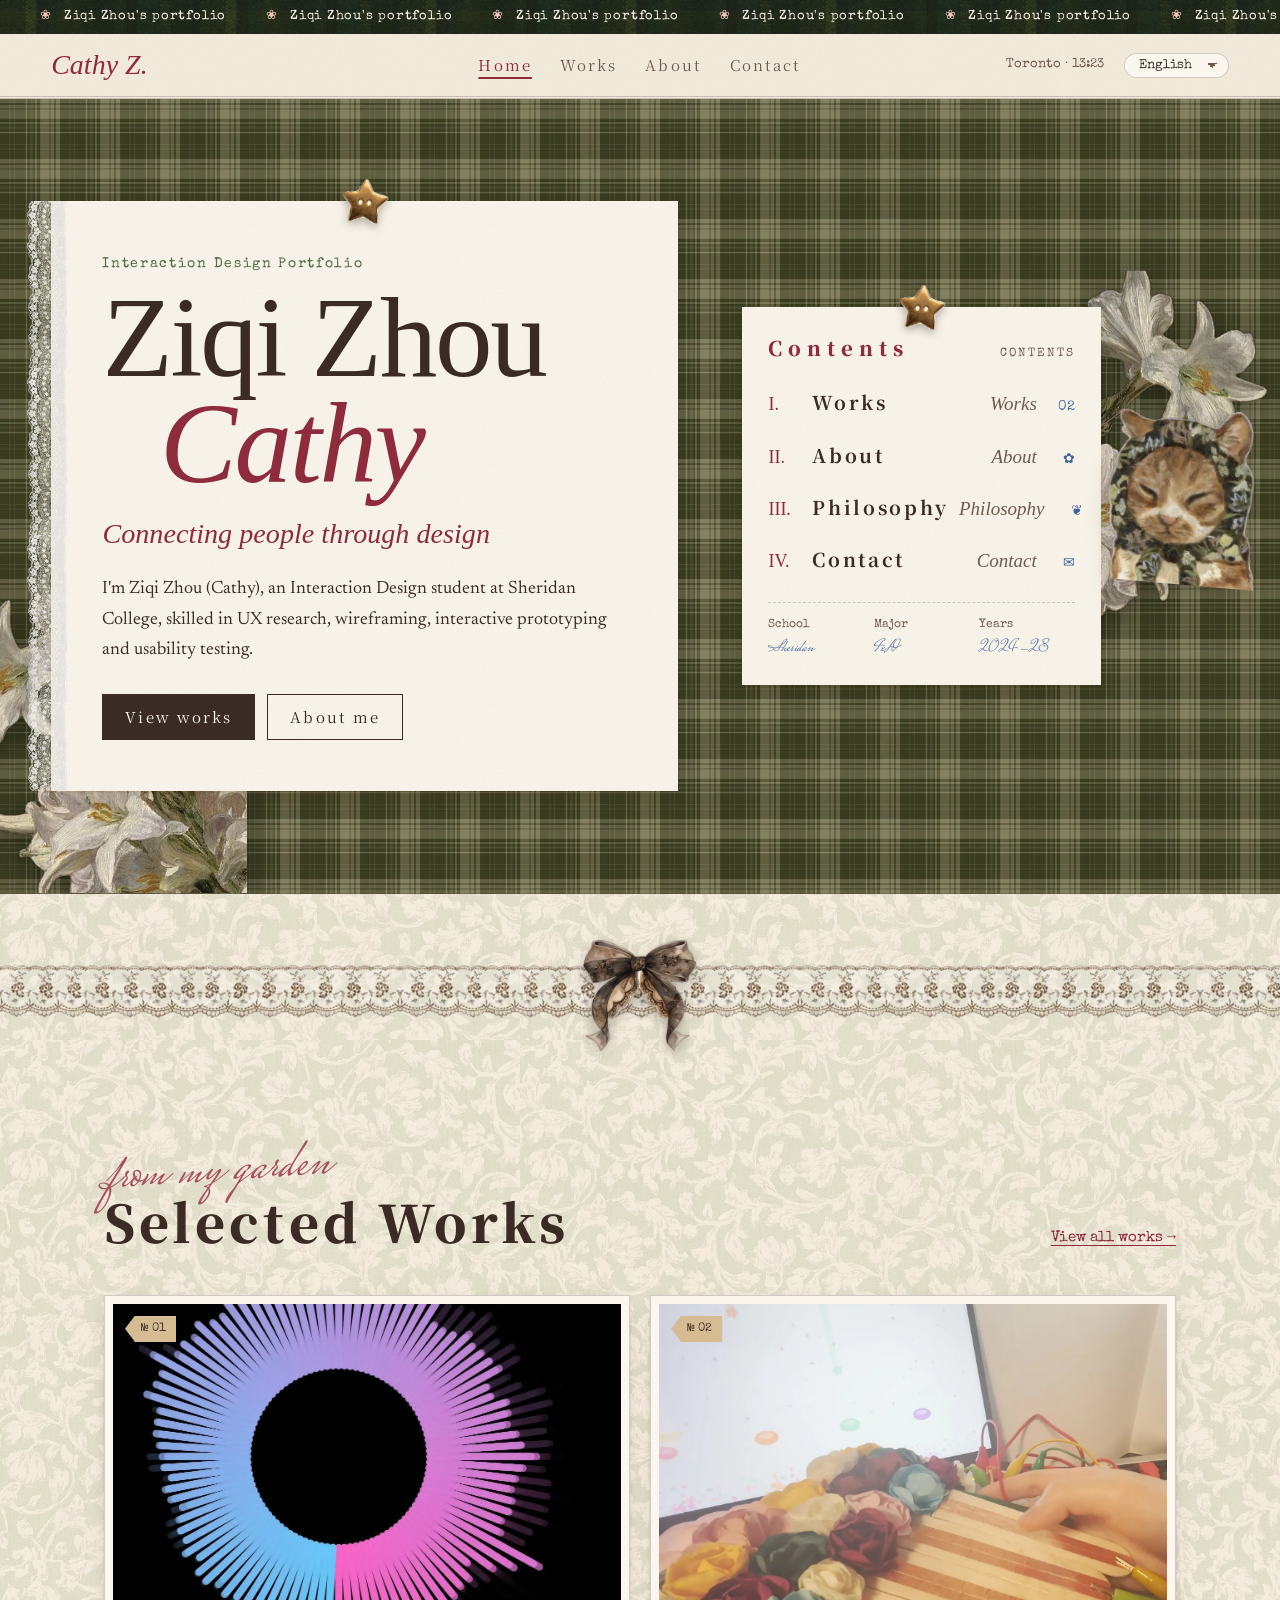
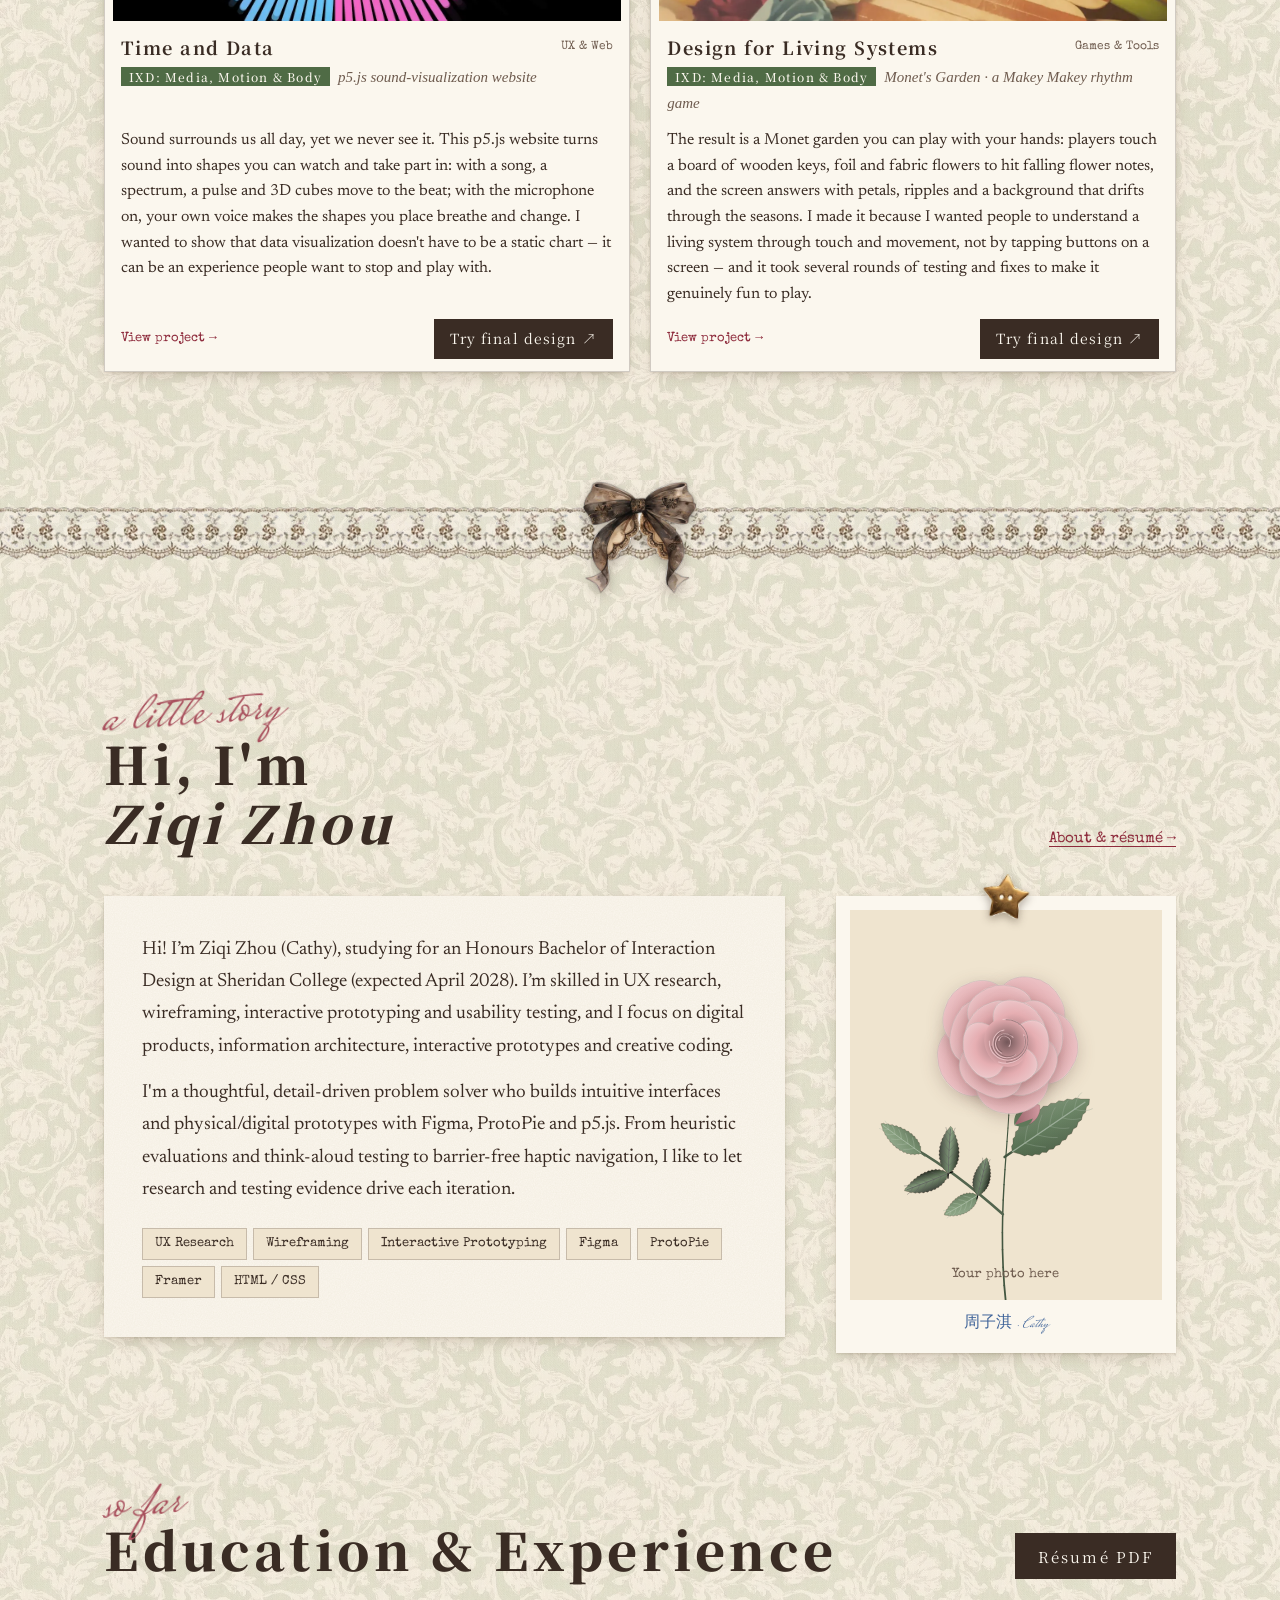
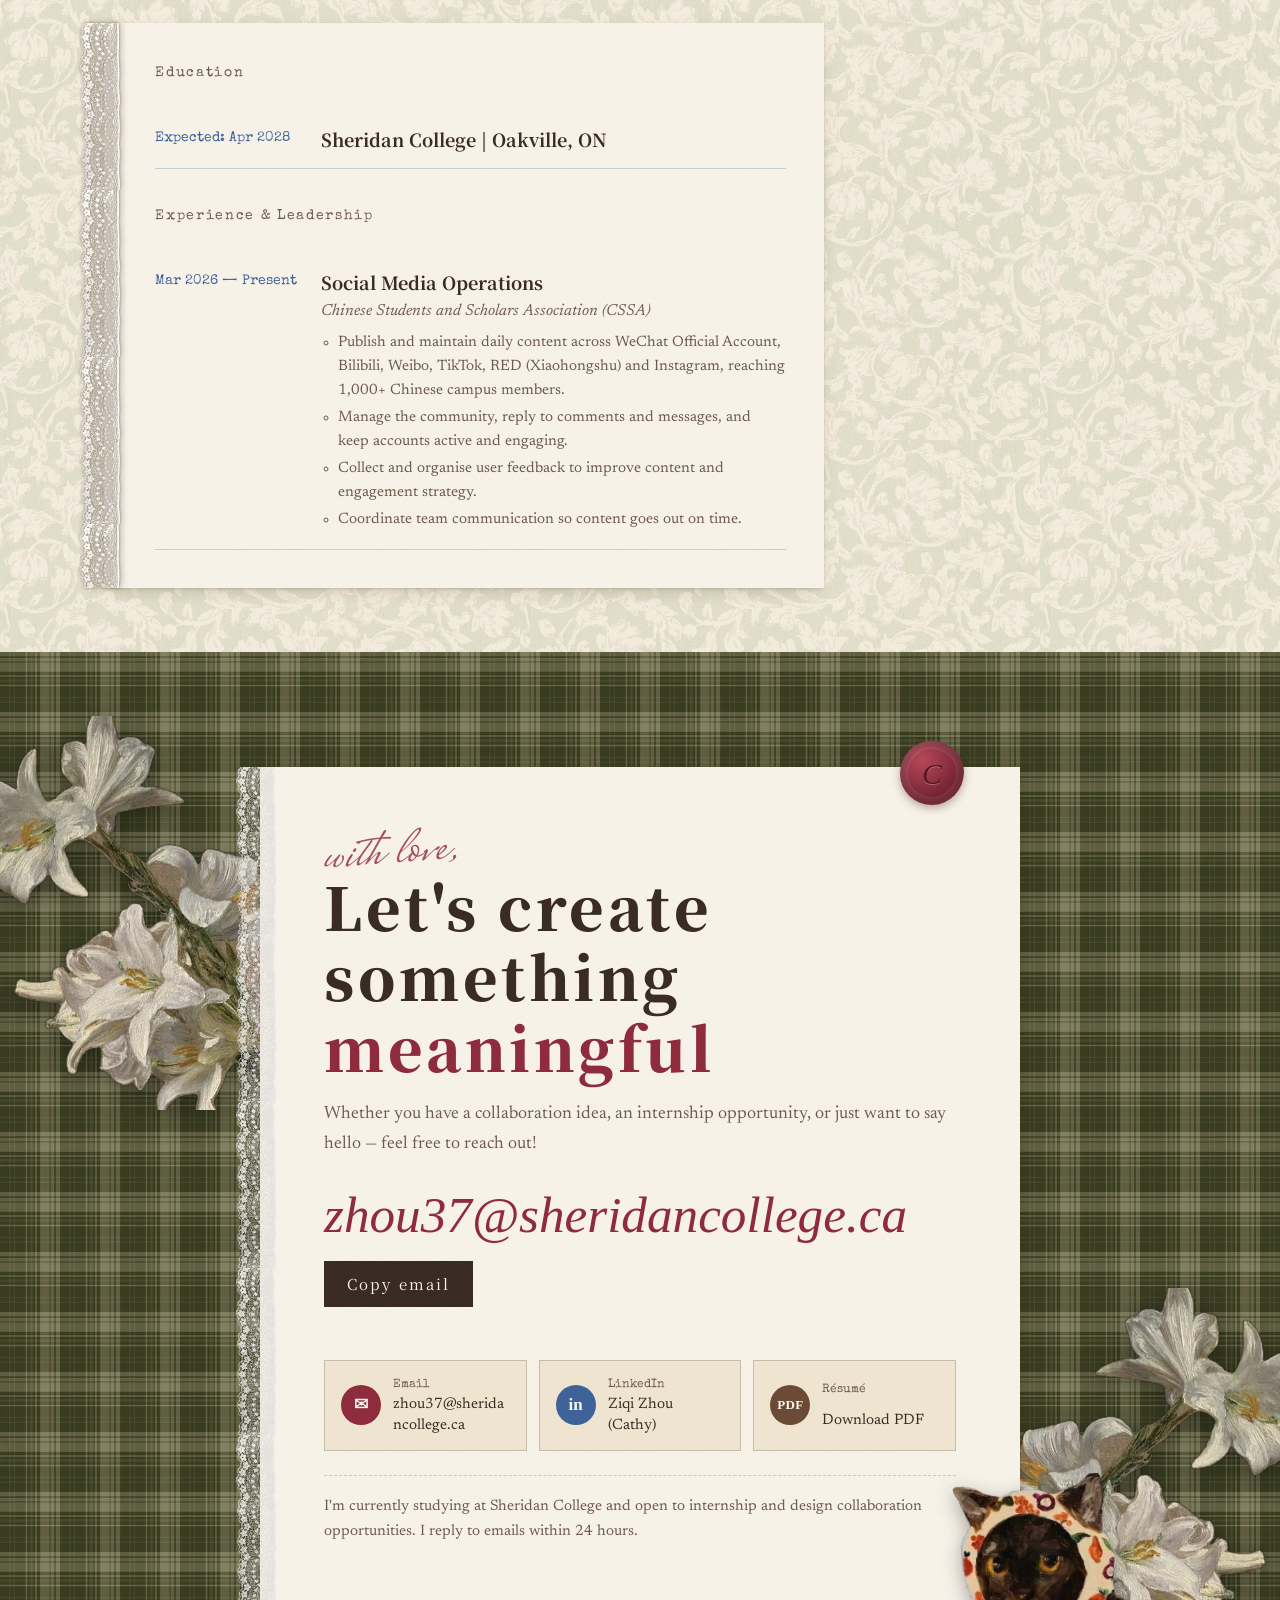
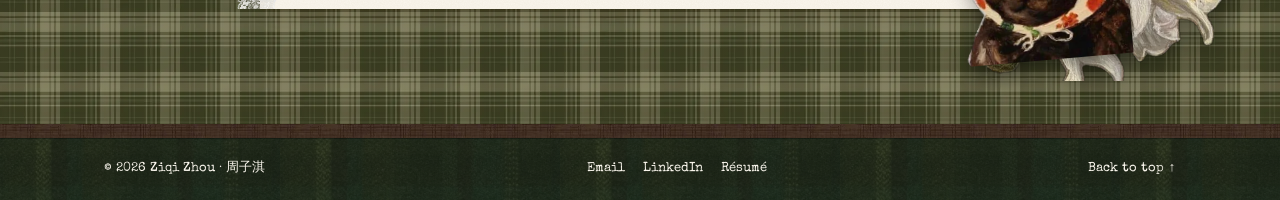
<file: index.html>
<!DOCTYPE html>
<html lang="en">
<head>
<meta charset="utf-8">
<meta name="viewport" content="width=device-width, initial-scale=1, viewport-fit=cover">
<title>Ziqi Zhou · Cathy · Portfolio</title>
<meta name="description" content="Ziqi Zhou (Cathy) · Interaction Design · Sheridan College">
<link rel="preconnect" href="https://fonts.googleapis.com">
<link rel="preconnect" href="https://fonts.gstatic.com" crossorigin>
<link rel="stylesheet" href="https://fonts.googleapis.com/css2?family=IM+Fell+English:ital@0;1&family=Newsreader:ital,opsz,wght@0,6..72,200..800;1,6..72,200..800&family=Special+Elite&family=Mrs+Saint+Delafield&family=Homemade+Apple&family=Noto+Serif+SC:wght@200..900&display=swap">
<link rel="stylesheet" href="css/style.css">
</head>
<body>

<a class="skip" href="#main" data-i18n="skip">跳到正文</a>

<!-- 顶部丝带 -->
<div class="ticker" aria-hidden="true"><div class="ticker__track" id="ticker"></div></div>

<!-- 导航：每一项都是独立页面 -->
<header class="nav">
  <div class="wrap nav__inner">
    <a class="nav__mark" href="#home" id="monogram">Cathy Z.</a>
    <nav class="nav__links" aria-label="Main">
      <a href="#home" data-page="home" data-i18n="navHome">首页</a>
      <a href="#works" data-page="works" data-i18n="navWorks">作品集</a>
      <a href="#about" data-page="about" data-i18n="navAbout">关于我</a>
      <a href="#contact" data-page="contact" data-i18n="navContact">联系</a>
    </nav>
    <div class="nav__right">
    <div class="nav__clock"><span id="clockCity">Toronto</span> · <span id="clock">--:--</span></div>
    <label class="lang">
      <span class="sr" data-i18n="language">语言</span>
      <select id="langSelect">
        <option value="zh">简体中文</option>
        <option value="zht">繁體中文</option>
        <option value="en">English</option>
        <option value="ja">日本語</option>
        <option value="fr">Français</option>
        <option value="ko">한국어</option>
      </select>
    </label>
    </div>
  </div>
</header>

<main id="main" tabindex="-1">

  <!-- ================= 首页：一页看完所有内容 ================= -->
  <div class="page" data-page="home">
    <section class="hero">
      <div class="hero__decor" aria-hidden="true">
        <img class="deco deco--lilies-l" src="images/bg/lilies-paint.webp" alt="" width="520" height="615">
        <img class="deco deco--lilies-r" src="images/bg/lilies-paint-flip.webp" alt="" width="520" height="615">
        <img class="deco deco--cat" src="images/bg/cat-flowers.webp" alt="" width="420" height="484">
      </div>
      <div class="wrap hero__grid">
        <div class="hero__card paper-card">
          <img class="pin pin--top" src="images/bg/button-star.webp" alt="" aria-hidden="true" width="140" height="135">
          <p class="eyebrow" id="heroTag"></p>
          <h1 class="hero__name" id="heroName"><span>Ziqi Zhou</span><span>Cathy</span></h1>
          <p class="hero__tagline" id="heroTagline"></p>
          <p class="hero__intro" id="heroBio"></p>
          <div class="hero__cta">
            <a class="btn btn--ink" href="#works" data-i18n="ctaWorks">查看作品集</a>
            <a class="btn btn--line" href="#about" data-i18n="ctaAbout">了解我</a>
          </div>
        </div>

        <!-- 目录卡（纯色） -->
        <nav class="index-card" aria-label="Contents">
          <img class="pin pin--top" src="images/bg/button-star.webp" alt="" aria-hidden="true" width="140" height="135">
          <div class="index-card__head">
            <span data-i18n="contents">目 录</span><span class="type">CONTENTS</span>
          </div>
          <ol class="index-card__list">
            <li><a href="#works"><b>I.</b><span data-i18n="navWorks">作品集</span><em>Works</em><i id="dirCount"></i></a></li>
            <li><a href="#about"><b>II.</b><span data-i18n="navAbout">关于我</span><em>About</em><i aria-hidden="true">✿</i></a></li>
            <li><a href="#philosophy"><b>III.</b><span data-i18n="navPhilosophy">设计理念</span><em>Philosophy</em><i aria-hidden="true">❦</i></a></li>
            <li><a href="#contact"><b>IV.</b><span data-i18n="navContact">联系</span><em>Contact</em><i aria-hidden="true">✉</i></a></li>
          </ol>
          <dl class="index-card__facts" id="facts"></dl>
        </nav>
      </div>
    </section>
    <div class="lace-divider" aria-hidden="true"><img src="images/bg/bow.webp" alt="" width="280" height="274"></div>

    <!-- 精选作品 -->
    <section class="section" aria-labelledby="homeWorksTitle">
      <div class="wrap">
        <div class="section__head">
          <div>
            <p class="section__script" aria-hidden="true">from my garden</p>
            <h2 class="section__title" id="homeWorksTitle" data-i18n="worksTitle">精选作品</h2>
          </div>
          <a class="more-link" href="#works" data-i18n="viewAll">查看全部作品 →</a>
        </div>
        <div class="works" id="homeGrid"></div>
      </div>
    </section>
    <div class="lace-divider" aria-hidden="true"><img src="images/bg/bow.webp" alt="" width="280" height="274"></div>

    <!-- 关于我 -->
    <section class="section" aria-labelledby="homeAboutTitle">
      <div class="wrap">
        <div class="section__head">
          <div>
            <p class="section__script" aria-hidden="true">a little story</p>
            <h2 class="section__title js-about-heading" id="homeAboutTitle"></h2>
          </div>
          <a class="more-link" href="#about" data-i18n="aboutMore">关于我 & 简历 →</a>
        </div>
        <div class="about">
          <div class="paper-box about__text">
            <div class="js-about-paras"></div>
            <ul class="chips js-about-chips"></ul>
          </div>
          <figure class="photo-frame">
            <img class="pin pin--top" src="images/bg/button-star.webp" alt="" aria-hidden="true" width="140" height="135">
            <div class="photo-frame__img js-photo"></div>
            <figcaption class="js-photo-cap">周子淇 · Cathy</figcaption>
          </figure>
        </div>
      </div>
    </section>

    <!-- 简历 -->
    <section class="section" aria-labelledby="homeResumeTitle">
      <div class="wrap">
        <div class="section__head">
          <div>
            <p class="section__script" aria-hidden="true">so far</p>
            <h2 class="section__title" id="homeResumeTitle" data-i18n="resumeTitle">教育与经历</h2>
          </div>
          <a class="btn btn--ink resume-link" href="#" target="_blank" rel="noopener" data-i18n="resumeDownload">下载简历</a>
        </div>
        <div class="resume">
          <div class="ledger">
            <h3 class="subhead" data-i18n="education">教育背景</h3>
            <ol class="timeline js-edu"></ol>
            <h3 class="subhead subhead--gap" data-i18n="experience">经历</h3>
            <ol class="timeline js-exp"></ol>
          </div>
        </div>
      </div>
    </section>

    <!-- 联系 -->
    <section class="contact">
      <img class="contact__lilies contact__lilies--l" src="images/bg/lilies-paint.webp" alt="" aria-hidden="true" width="520" height="615">
      <img class="contact__lilies contact__lilies--r" src="images/bg/lilies-paint-flip.webp" alt="" aria-hidden="true" width="520" height="615">
      <img class="contact__cat" src="images/bg/cat-black.webp" alt="" aria-hidden="true" width="300" height="328">
      <div class="wrap">
        <div class="letter">
          <span class="seal js-seal" aria-hidden="true">C</span>
          <p class="section__script" aria-hidden="true">with love,</p>
          <h2 class="letter__title js-contact-heading"></h2>
          <p class="letter__sub js-contact-sub"></p>
          <div class="letter__row">
            <span class="letter__email js-email"></span>
            <button class="btn btn--ink js-copy" type="button" data-i18n="copy">复制邮箱</button>
          </div>
          <p class="toast js-toast" role="status" aria-live="polite"></p>
          <ul class="contact-cards js-contact-cards"></ul>
          <p class="letter__note js-contact-note"></p>
        </div>
      </div>
    </section>
  </div>

  <!-- ================= 作品集 ================= -->
  <div class="page" data-page="works" hidden>
    <header class="page-head">
      <img class="page-head__cat" src="images/bg/cat-flowers.webp" alt="" aria-hidden="true" width="420" height="484">
      <img class="page-head__lilies" src="images/bg/lilies-paint-flip.webp" alt="" aria-hidden="true" width="520" height="615">
      <div class="wrap"><div class="page-head__card"><img class="pin pin--tl" src="images/bg/button-star.webp" alt="" aria-hidden="true" width="140" height="135">
        <p class="section__script" aria-hidden="true">from my garden</p>
        <h1 class="section__title" data-i18n="worksTitle" tabindex="-1">精选作品</h1>
        <p class="page-head__lead" data-i18n="worksLead"></p>
      </div></div>
    </header>
    <section class="section section--tight" aria-label="Works">
      <div class="wrap">
        <div class="filters" id="filters" role="tablist"></div>
        <div class="works" id="worksGrid"></div>
      </div>
    </section>
  </div>

  <!-- ================= 关于我（含设计理念和简历） ================= -->
  <div class="page" data-page="about" hidden>
    <header class="page-head">
      <img class="page-head__ivy" src="images/bg/ivy-flip.webp" alt="" aria-hidden="true" width="420" height="649">
      <div class="wrap"><div class="page-head__card"><img class="pin pin--tl" src="images/bg/button-star.webp" alt="" aria-hidden="true" width="140" height="135">
        <p class="section__script" aria-hidden="true">a little story</p>
        <h1 class="section__title js-about-heading" tabindex="-1"></h1>
        <nav class="page-head__jump" aria-label="On this page">
          <a href="#philosophy" data-i18n="philosophyTitle">设计理念</a>
          <a href="#resume" data-i18n="resumeTitle">教育与经历</a>
        </nav>
      </div></div>
    </header>
    <section class="section section--tight">
      <div class="wrap">
        <div class="about">
          <div class="paper-box about__text">
            <div class="js-about-paras"></div>
            <ul class="chips js-about-chips"></ul>
          </div>
          <figure class="photo-frame">
            <img class="pin pin--top" src="images/bg/button-star.webp" alt="" aria-hidden="true" width="140" height="135">
            <div class="photo-frame__img js-photo"></div>
            <figcaption class="js-photo-cap">周子淇 · Cathy</figcaption>
          </figure>
        </div>
      </div>
    </section>
    <div class="ivy-divider" aria-hidden="true"><img src="images/bg/ivy-h.webp" alt="" width="649" height="420"></div>

    <!-- 设计理念 -->
    <section class="section" id="philosophy" aria-labelledby="philosophyTitle">
      <div class="wrap">
        <div class="philosophy">
          <div class="philosophy__head">
            <p class="section__script" aria-hidden="true">what I believe</p>
            <h2 class="section__title section__title--gap" id="philosophyTitle" data-i18n="philosophyTitle">设计理念</h2>
          </div>
          <div class="paper-box philosophy__body">
            <p class="philosophy__lead js-phil-lead"></p>
            <ol class="principles js-principles"></ol>
          </div>
        </div>
      </div>
    </section>

    <div class="ivy-divider" aria-hidden="true"><img src="images/bg/ivy-h.webp" alt="" width="649" height="420"></div>

    <section class="section" id="resume" aria-labelledby="aboutResumeTitle">
      <div class="wrap">
        <div class="section__head">
          <div>
            <p class="section__script" aria-hidden="true">so far</p>
            <h2 class="section__title" id="aboutResumeTitle" data-i18n="resumeTitle">教育与经历</h2>
          </div>
          <a class="btn btn--ink resume-link" href="#" target="_blank" rel="noopener" data-i18n="resumeDownload">下载简历</a>
        </div>
        <div class="resume">
          <div class="ledger">
            <h3 class="subhead" data-i18n="education">教育背景</h3>
            <ol class="timeline js-edu"></ol>
            <h3 class="subhead subhead--gap" data-i18n="experience">经历</h3>
            <ol class="timeline js-exp"></ol>
          </div>
        </div>
      </div>
    </section>
  </div>

  <!-- ================= 联系 ================= -->
  <div class="page" data-page="contact" hidden>
    <section class="contact">
      <img class="contact__lilies contact__lilies--l" src="images/bg/lilies-paint.webp" alt="" aria-hidden="true" width="520" height="615">
      <img class="contact__lilies contact__lilies--r" src="images/bg/lilies-paint-flip.webp" alt="" aria-hidden="true" width="520" height="615">
      <img class="contact__cat" src="images/bg/cat-black.webp" alt="" aria-hidden="true" width="300" height="328">
      <div class="wrap">
        <div class="letter">
          <span class="seal js-seal" aria-hidden="true">C</span>
          <p class="section__script" aria-hidden="true">with love,</p>
          <h1 class="letter__title js-contact-heading" tabindex="-1"></h1>
          <p class="letter__sub js-contact-sub"></p>
          <div class="letter__row">
            <span class="letter__email js-email"></span>
            <button class="btn btn--ink js-copy" type="button" data-i18n="copy">复制邮箱</button>
          </div>
          <p class="toast js-toast" role="status" aria-live="polite"></p>
          <ul class="contact-cards js-contact-cards"></ul>
          <p class="letter__note js-contact-note"></p>
        </div>
      </div>
    </section>
  </div>

  <!-- ================= 作品详情（#case-作品id） ================= -->
  <article class="page case" data-page="case" id="case" hidden>
    <div class="wrap">
      <a class="case__back" href="#works" data-i18n="allWorks">← 全部作品</a>

      <header class="case__head">
        <p class="type case__eyebrow" id="caseEyebrow"></p>
        <h1 class="case__title" id="caseTitle" tabindex="-1"></h1>
        <p class="case__en" id="caseSub"></p>
        <p class="case__summary" id="caseSummary"></p>
        <ul class="case__tags" id="caseTags"></ul>
        <div class="case__actions" id="caseActions"></div>
      </header>

      <figure class="case__hero" id="caseHero"></figure>

      <dl class="glance" id="caseGlance"></dl>

      <div class="case__body">
        <nav class="case__toc" aria-label="On this page">
          <p class="type" data-i18n="onThisPage">本页目录</p>
          <ol id="caseToc"></ol>
        </nav>
        <div class="case__content" id="caseContent"></div>
      </div>

      <nav class="case__pager" id="casePager" aria-label="More work"></nav>
    </div>
  </article>
</main>

<footer class="footer">
  <div class="wrap footer__inner">
    <span id="footName">© Ziqi Zhou · 周子淇</span>
    <span id="footLinks" class="footer__links"></span>
    <button type="button" class="footer__top" id="toTop" data-i18n="backTop">回到顶部 ↑</button>
  </div>
</footer>

<!-- 图片放大 -->
<div class="lightbox" id="lightbox" hidden>
  <button class="lightbox__btn lightbox__close" type="button" id="lbClose" aria-label="Close">×</button>
  <button class="lightbox__btn lightbox__prev" type="button" id="lbPrev" aria-label="Previous">‹</button>
  <img id="lbImg" alt="">
  <button class="lightbox__btn lightbox__next" type="button" id="lbNext" aria-label="Next">›</button>
  <p class="lightbox__count type" id="lbCount"></p>
</div>

<!-- PDF 全屏 -->
<div class="pdf-full" id="pdfFull" hidden>
  <div class="pdf-full__bar">
    <span class="type" id="pdfFullLabel"></span>
    <button class="lightbox__btn" type="button" id="pdfFullClose" aria-label="Close">×</button>
  </div>
  <iframe id="pdfFullFrame" title="PDF"></iframe>
</div>

<script src="js/data.js"></script>
<script src="js/flora.js"></script>
<script src="js/diagrams.js"></script>
<script src="js/main.js"></script>
</body>
</html>
</file>
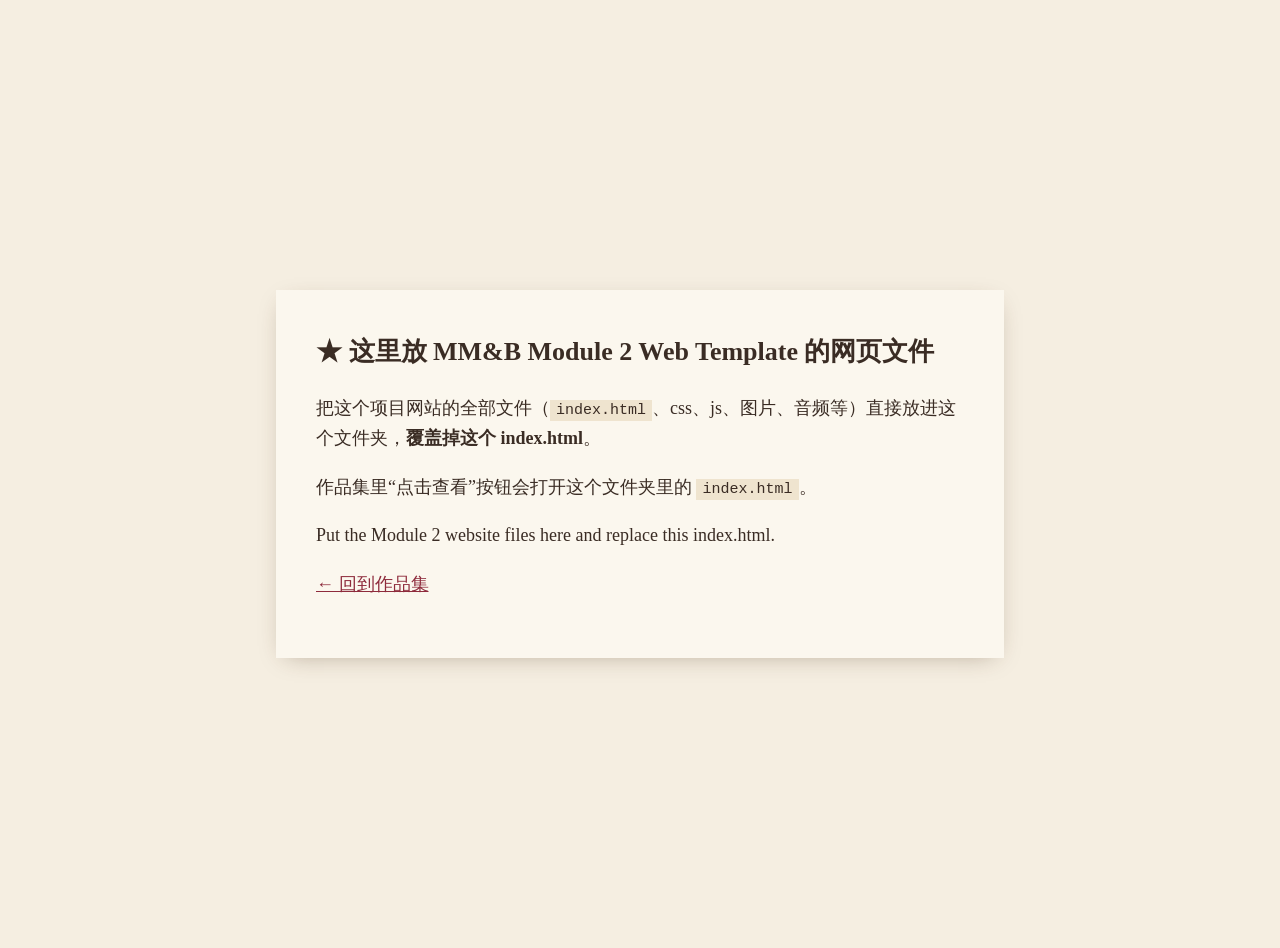
<file: projects/MM&B Module 2 Web Template/index.html>
<!DOCTYPE html>
<html lang="zh-CN">
<head>
<meta charset="utf-8">
<meta name="viewport" content="width=device-width, initial-scale=1">
<title>MM&amp;B Module 2 Web Template · 待放入</title>
<style>
  body { margin: 0; min-height: 100vh; display: grid; place-items: center; padding: 24px;
         background: #F5EEE1; color: #3A2C24; font: 18px/1.7 Georgia, "Songti SC", serif; }
  main { max-width: 36em; background: #FBF7EE; padding: 40px; box-shadow: 0 6px 24px -10px rgba(70,45,20,.4); }
  h1 { margin: 0 0 12px; font-size: 26px; }
  code { background: #EFE4CF; padding: 2px 6px; font-size: 15px; }
  a { color: #8E2B3C; }
</style>
</head>
<body>
<main>
  <h1>★ 这里放 MM&amp;B Module 2 Web Template 的网页文件</h1>
  <p>把这个项目网站的全部文件（<code>index.html</code>、css、js、图片、音频等）直接放进这个文件夹，<strong>覆盖掉这个 index.html</strong>。</p>
  <p>作品集里“点击查看”按钮会打开这个文件夹里的 <code>index.html</code>。</p>
  <p lang="en">Put the Module 2 website files here and replace this index.html.</p>
  <p><a href="../../index.html#works">← 回到作品集</a></p>
</main>
</body>
</html>
</file>
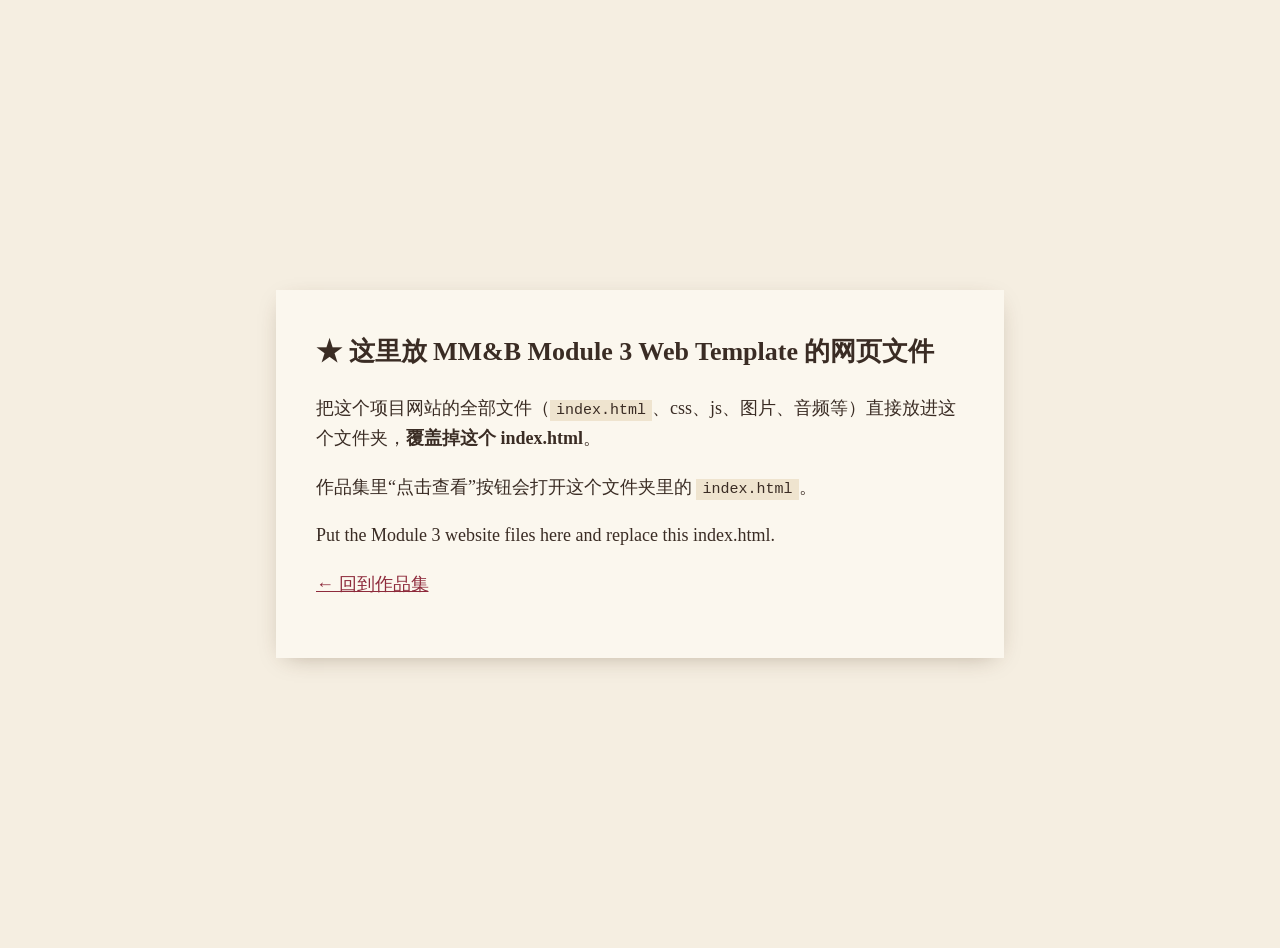
<file: projects/MM&B Module 3 Web Template/index.html>
<!DOCTYPE html>
<html lang="zh-CN">
<head>
<meta charset="utf-8">
<meta name="viewport" content="width=device-width, initial-scale=1">
<title>MM&amp;B Module 3 Web Template · 待放入</title>
<style>
  body { margin: 0; min-height: 100vh; display: grid; place-items: center; padding: 24px;
         background: #F5EEE1; color: #3A2C24; font: 18px/1.7 Georgia, "Songti SC", serif; }
  main { max-width: 36em; background: #FBF7EE; padding: 40px; box-shadow: 0 6px 24px -10px rgba(70,45,20,.4); }
  h1 { margin: 0 0 12px; font-size: 26px; }
  code { background: #EFE4CF; padding: 2px 6px; font-size: 15px; }
  a { color: #8E2B3C; }
</style>
</head>
<body>
<main>
  <h1>★ 这里放 MM&amp;B Module 3 Web Template 的网页文件</h1>
  <p>把这个项目网站的全部文件（<code>index.html</code>、css、js、图片、音频等）直接放进这个文件夹，<strong>覆盖掉这个 index.html</strong>。</p>
  <p>作品集里“点击查看”按钮会打开这个文件夹里的 <code>index.html</code>。</p>
  <p lang="en">Put the Module 3 website files here and replace this index.html.</p>
  <p><a href="../../index.html#works">← 回到作品集</a></p>
</main>
</body>
</html>
</file>
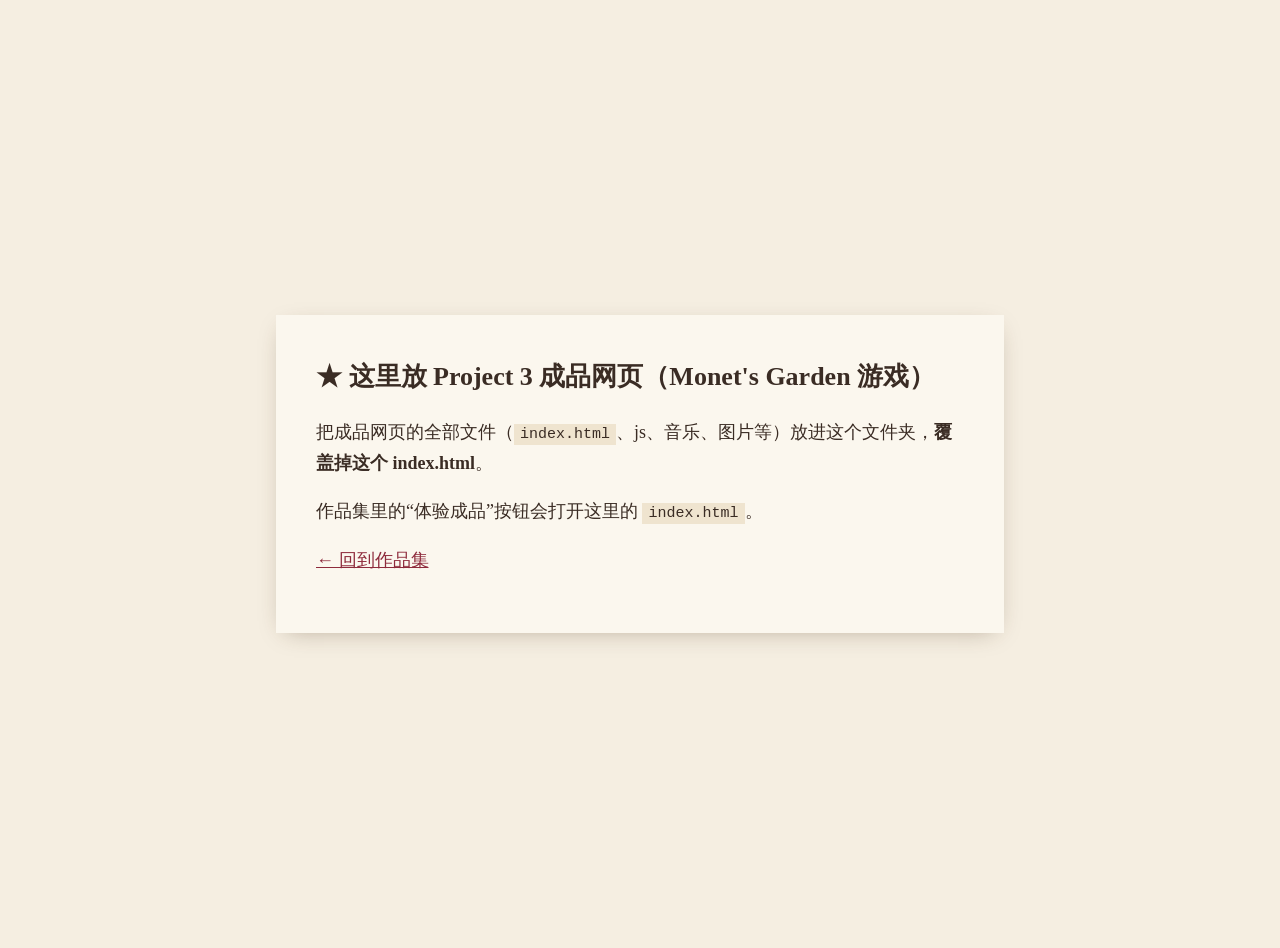
<file: projects/P3.Final_Project_3_Design/index.html>
<!DOCTYPE html>
<html lang="zh-CN">
<head>
<meta charset="utf-8">
<meta name="viewport" content="width=device-width, initial-scale=1">
<title>P3.Final_Project_3_Design · 待放入</title>
<style>
  body { margin: 0; min-height: 100vh; display: grid; place-items: center; padding: 24px; background: #F5EEE1; color: #3A2C24; font: 18px/1.7 Georgia, "Songti SC", serif; }
  main { max-width: 36em; background: #FBF7EE; padding: 40px; box-shadow: 0 6px 24px -10px rgba(70,45,20,.4); }
  h1 { margin: 0 0 12px; font-size: 26px; }
  code { background: #EFE4CF; padding: 2px 6px; font-size: 15px; }
  a { color: #8E2B3C; }
</style>
</head>
<body>
<main>
  <h1>★ 这里放 Project 3 成品网页（Monet's Garden 游戏）</h1>
  <p>把成品网页的全部文件（<code>index.html</code>、js、音乐、图片等）放进这个文件夹，<strong>覆盖掉这个 index.html</strong>。</p>
  <p>作品集里的“体验成品”按钮会打开这里的 <code>index.html</code>。</p>
  <p><a href="../../index.html#works">← 回到作品集</a></p>
</main>
</body>
</html>
</file>
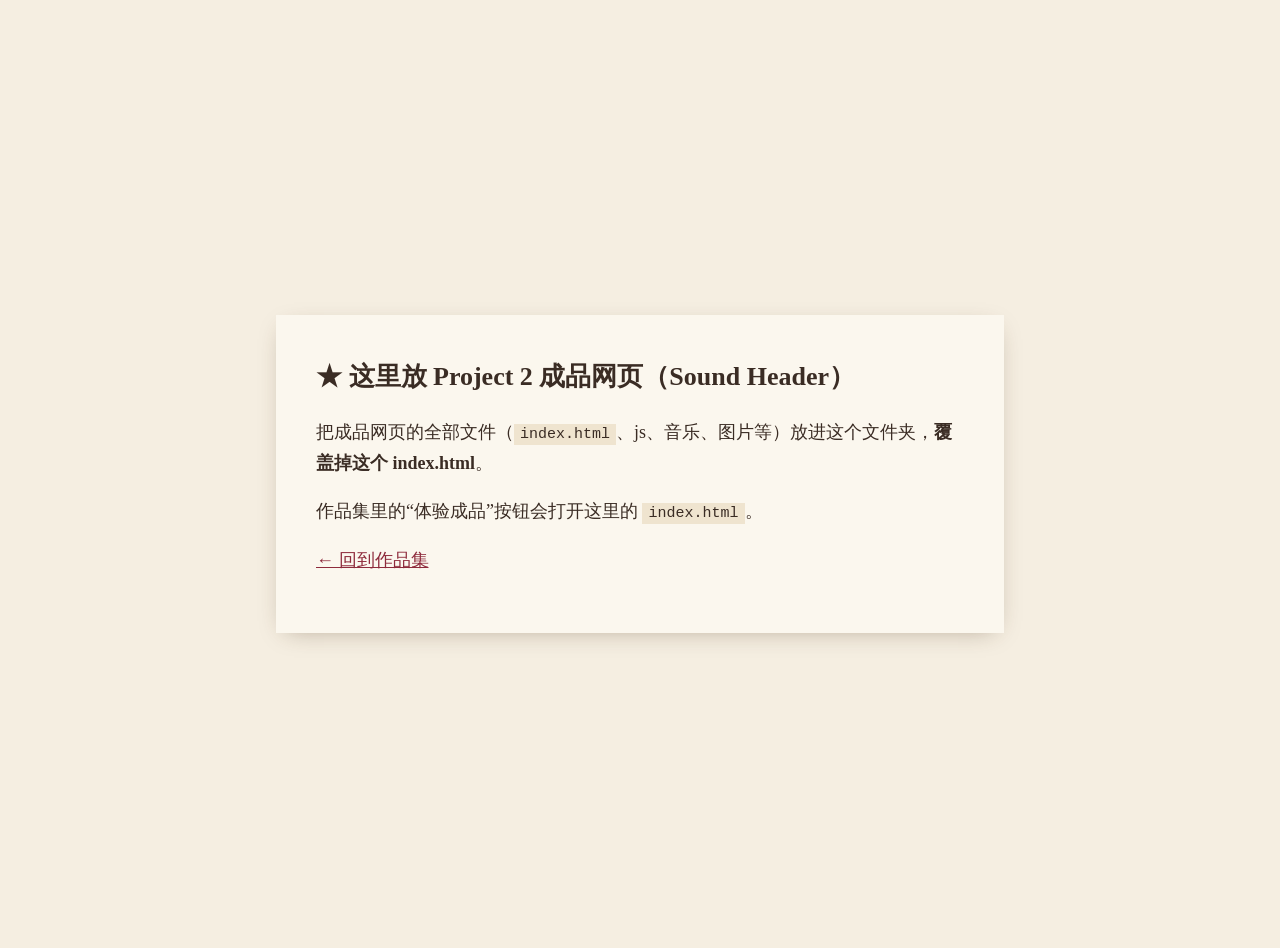
<file: projects/Sound_Header_Template/index.html>
<!DOCTYPE html>
<html lang="zh-CN">
<head>
<meta charset="utf-8">
<meta name="viewport" content="width=device-width, initial-scale=1">
<title>Sound_Header_Template · 待放入</title>
<style>
  body { margin: 0; min-height: 100vh; display: grid; place-items: center; padding: 24px; background: #F5EEE1; color: #3A2C24; font: 18px/1.7 Georgia, "Songti SC", serif; }
  main { max-width: 36em; background: #FBF7EE; padding: 40px; box-shadow: 0 6px 24px -10px rgba(70,45,20,.4); }
  h1 { margin: 0 0 12px; font-size: 26px; }
  code { background: #EFE4CF; padding: 2px 6px; font-size: 15px; }
  a { color: #8E2B3C; }
</style>
</head>
<body>
<main>
  <h1>★ 这里放 Project 2 成品网页（Sound Header）</h1>
  <p>把成品网页的全部文件（<code>index.html</code>、js、音乐、图片等）放进这个文件夹，<strong>覆盖掉这个 index.html</strong>。</p>
  <p>作品集里的“体验成品”按钮会打开这里的 <code>index.html</code>。</p>
  <p><a href="../../index.html#works">← 回到作品集</a></p>
</main>
</body>
</html>
</file>
<file: css/style.css>
/* =========================================================
   Flora Collage —— 浅米白 · 繁花 · 复古纸张拼贴
   颜色都在 :root 里，改这里就能换整体配色
   ========================================================= */
:root {
  color-scheme: light;
  --cream: #F5EEE1;       /* 页面底色：浅米白 */
  --paper: #FBF7EE;       /* 卡片纸色 */
  --paper-2: #EFE4CF;     /* 旧纸色 */
  --kraft: #D6BC93;       /* 牛皮纸 */
  --ink: #3A2C24;         /* 主文字：深棕墨水 */
  --ink-soft: #6E5B4E;    /* 次要文字 */
  --rose: #A84F5C;        /* 玫瑰粉（文字用，已调深以满足对比度 4.5:1） */
  --wine: #8E2B3C;        /* 酒红 */
  --sage: #7E9474;        /* 鼠尾草绿 */
  --sage-deep: #4F6B45;
  --blue: #3E6399;        /* 矢车菊蓝（已调深） */
  --gold: #C99A3E;
  --line: rgba(58, 44, 36, .22);
  --line-soft: rgba(58, 44, 36, .12);
  --shadow: 0 1px 2px rgba(70, 45, 20, .12), 0 6px 18px -8px rgba(70, 45, 20, .35);

  --f-display: "IM Fell English", "EB Garamond", Georgia, serif;
  --f-cn: "Noto Serif SC", "Songti SC", "STSong", serif;
  /* 正文用可变字体：Newsreader（opsz 光学尺寸 6–72、wght 200–800）+ Noto Serif SC（wght 200–900）
     字重随屏幕调整：小屏稍粗，保证细笔画在手机上也清楚 */
  --f-body: "Newsreader", "Noto Serif SC", "Songti SC", Georgia, serif;
  --w-body: 400;          /* 正文字重 */
  --w-cn-head: 800;       /* 中文标题字重 */
  --f-type: "Special Elite", "Courier New", monospace;
  --f-script: "Mrs Saint Delafield", "Homemade Apple", cursive;

  --grain: url("data:image/svg+xml;utf8,<svg xmlns='http://www.w3.org/2000/svg' width='240' height='240'><filter id='n'><feTurbulence type='fractalNoise' baseFrequency='.85' numOctaves='3' stitchTiles='stitch'/><feColorMatrix values='0 0 0 0 .42  0 0 0 0 .30  0 0 0 0 .16  0 0 0 .10 0'/></filter><rect width='100%' height='100%' filter='url(%23n)'/></svg>");

  --gutter: clamp(16px, 4vw, 56px);
  /* 背景纹理图（images/bg/），想换图直接改这里 */
  --bg-page: url("../images/bg/damask.webp");       /* 整页：鼠尾草绿藤蔓 */
  --bg-hero: url("../images/bg/damask.webp");       /* 首屏与页头：统一用鼠尾草绿藤蔓 */
  --bg-plaid: url("../images/bg/tartan.webp");      /* 页脚与顶部丝带：绿色羊毛格纹 */
  --bg-check: url("../images/bg/plaid.webp");       /* 联系区：橄榄格纹 */
  --bg-lilies: none;  /* 已不再使用 */
  --bg-knit: none;  /* 已不再使用 */
  --bg-linen: url("../images/bg/linen.webp");      /* 页脚上方的棕色亚麻分隔条 */
  --lace-trim: none;  /* 已不再使用 */
  --lace-white: url("../images/bg/lace-white.webp");
  --lace-denim: none;  /* 已不再使用 */
  --veil: rgba(245, 238, 225, .62);                 /* 盖在底纹上的米白薄纱，保证文字对比度 */
  --lace-band: none;  /* 已不再使用 */
}

*, *::before, *::after { box-sizing: border-box; }
h1, h2, h3 { text-wrap: balance; }
p, li, figcaption, blockquote { text-wrap: pretty; }
.section__title, .case__title, .letter__title { font-weight: var(--w-cn-head); }
html { scroll-behavior: smooth; scroll-padding-top: 80px; }
body {
  margin: 0;
  background: linear-gradient(var(--veil), var(--veil)), var(--bg-page) 0 0 / 520px, var(--cream);
  color: var(--ink);
  font-family: var(--f-body);
  font-size: clamp(17px, 0.3vw + 16px, 19px);
  font-weight: var(--w-body);
  font-optical-sizing: auto;
  line-height: 1.7;
  text-rendering: optimizeLegibility;
  -webkit-font-smoothing: antialiased;
}
img { max-width: 100%; display: block; }
a { color: inherit; }
button { font: inherit; color: inherit; }
:focus-visible { outline: 2px solid var(--wine); outline-offset: 3px; }
.type { font-family: var(--f-type); font-variant-numeric: tabular-nums; }
.wrap { max-width: 1440px; margin-inline: auto; padding-inline: var(--gutter); }

.skip { position: absolute; left: -9999px; }
.skip:focus { left: 16px; top: 16px; z-index: 100; background: var(--ink); color: var(--paper); padding: 8px 12px; }

/* 和纸胶带 */
.tape {
  position: absolute; width: 110px; height: 26px; z-index: 2;
  background: repeating-linear-gradient(90deg, rgba(255,255,255,.35) 0 4px, transparent 4px 10px), rgba(201, 112, 122, .5);
  clip-path: polygon(3% 0, 97% 4%, 100% 50%, 96% 100%, 2% 96%, 0 50%);
}
.tape--tl { top: -12px; left: 24px; transform: rotate(-4deg); }
.tape--top { top: -13px; left: 50%; transform: translateX(-50%) rotate(2deg); background-color: rgba(126, 148, 116, .55); }

/* ---------- 顶部丝带 ---------- */
.ticker {
  overflow: hidden; white-space: nowrap;
  background: var(--sage-deep); color: var(--paper);
  font-family: var(--f-type); font-size: 13px; letter-spacing: .06em;
  padding-block: 6px;
}
.ticker__track { display: inline-flex; gap: 40px; padding-left: 40px; animation: tick 70s linear infinite; }
.ticker__track span::before { content: "❀"; margin-right: 12px; color: #F2C6B8; }
@keyframes tick { to { transform: translateX(-50%); } }

/* ---------- 导航 ---------- */
.nav {
  position: sticky; top: env(safe-area-inset-top, 0px); z-index: 20;
  background: var(--grain), rgba(245, 238, 225, .94);
  backdrop-filter: blur(8px);
  border-bottom: 3px double var(--line);
}
.nav__inner { display: flex; align-items: center; gap: 24px; height: 62px; }
.nav__mark { white-space: nowrap; font-family: var(--f-display); font-style: italic; font-size: 28px; text-decoration: none; color: var(--wine); }
.nav__links { display: flex; gap: 28px; margin-left: auto; }
.nav__links a { text-decoration: none; font-family: var(--f-cn); font-size: 15px; letter-spacing: .14em; color: var(--ink-soft); transition: color .2s; }
.nav__links a:hover { color: var(--wine); }
.nav__links a[aria-current="page"] { color: var(--wine); text-decoration: underline; text-decoration-thickness: 1.5px; text-underline-offset: 6px; }
.nav__clock { font-family: var(--f-type); font-size: 13px; color: var(--ink-soft); }

/* ---------- 按钮 ---------- */
.btn {
  display: inline-flex; align-items: center; justify-content: center; gap: 8px;
  min-height: 46px; padding: 0 22px;
  font-family: var(--f-cn); font-size: 15px; letter-spacing: .14em; text-decoration: none;
  border: 1px solid var(--ink); cursor: pointer; transition: background .2s, color .2s;
}
.btn--ink { background: var(--ink); color: var(--paper); }
.btn--ink:hover { background: var(--wine); border-color: var(--wine); }
.btn--line { background: transparent; color: var(--ink); }
.btn--line:hover { background: rgba(201, 112, 122, .16); }

/* ---------- 首屏 ---------- */
.hero { position: relative; overflow: hidden; border-bottom: 1px solid var(--line); background: var(--paper-2); }
.hero__scene { position: absolute; inset: 0; width: 100%; height: 100%; }
.hero__grid {
  position: relative; z-index: 1;
  display: grid; grid-template-columns: minmax(0, 7fr) minmax(0, 4fr);
  gap: clamp(28px, 5vw, 72px); align-items: center;
  padding-block: clamp(56px, 8vw, 120px);
}
.paper-card {
  position: relative;
  background: var(--grain), var(--paper);
  box-shadow: var(--shadow);
  padding: clamp(28px, 4vw, 56px);
  clip-path: polygon(0 1%, 4% 0, 12% .8%, 22% 0, 35% .6%, 48% 0, 60% .9%, 72% 0, 85% .7%, 100% 0, 99.4% 20%, 100% 45%, 99.3% 70%, 100% 100%, 88% 99.2%, 74% 100%, 60% 99.3%, 45% 100%, 30% 99.1%, 15% 100%, 0 99.4%, .6% 70%, 0 40%, .5% 15%);
}
.hero__card { max-width: 760px; }
.hero__card .tape--tl { top: 10px; }
.eyebrow { margin: 0 0 8px; font-family: var(--f-type); font-size: 14px; letter-spacing: .12em; color: var(--sage-deep); }
.hero__name {
  margin: 0; font-family: var(--f-display); font-weight: 400;
  font-size: clamp(56px, 9vw, 150px); line-height: .92; letter-spacing: -.02em;
  display: flex; flex-direction: column;
}
.hero__name span:last-child { font-style: italic; color: var(--wine); padding-left: .5em; }
.hero__script {
  margin: -.35em 0 0; text-align: right;
  font-family: var(--f-script); font-size: clamp(48px, 6vw, 92px); line-height: 1; color: var(--rose);
  transform: rotate(-6deg);
}
.hero__tagline { margin: 14px 0 0; font-family: var(--f-display); font-style: italic; font-size: clamp(22px, 2.2vw, 30px); color: var(--wine); }
.hero__intro { max-width: 32em; margin: 16px 0 28px; font-size: clamp(17px, 1.4vw, 20px); }
.hero__cta { display: flex; flex-wrap: wrap; gap: 12px; }

/* 目录卡（图书馆索引卡） */
.index-card {
  position: relative;
  background: var(--paper);                 /* 纯色，不加横线 */
  box-shadow: var(--shadow);
  padding: 24px 26px 22px;
}
.index-card__head {
  display: flex; justify-content: space-between; align-items: baseline;
  padding-bottom: 8px; margin-bottom: 4px;
  font-family: var(--f-cn); font-weight: 900; font-size: 20px; letter-spacing: .3em; color: var(--wine);
}
.index-card__head .type { font-size: 12px; font-weight: 400; letter-spacing: .16em; color: var(--ink-soft); }
.index-card__list { list-style: none; margin: 0; padding: 0; }
.index-card__list a {
  display: grid; grid-template-columns: 34px 1fr auto 28px; align-items: baseline; gap: 10px;
  padding-block: 9px; text-decoration: none; transition: color .2s, transform .2s;
}
.index-card__list a:hover { color: var(--wine); transform: translateX(4px); }
.index-card__list b { font-family: var(--f-display); font-weight: 400; color: var(--wine); font-size: 18px; }
.index-card__list span { font-family: var(--f-cn); font-weight: 700; font-size: 19px; letter-spacing: .14em; }
.index-card__list em { font-family: var(--f-display); font-size: 19px; color: var(--ink-soft); }
.index-card__list i { font-style: normal; text-align: right; font-family: var(--f-type); font-size: 14px; color: var(--blue); }
.index-card__facts { display: grid; grid-template-columns: repeat(3, 1fr); gap: 10px; margin: 16px 0 0; padding-top: 12px; border-top: 1px dashed var(--line); }
.index-card__facts div { display: flex; flex-direction: column; }
.index-card__facts dt { font-family: var(--f-type); font-size: 12px; color: var(--ink-soft); }
.index-card__facts dd { margin: 0; font-family: "Homemade Apple", var(--f-script); font-size: 17px; line-height: 1.6; color: var(--blue); }

/* 花环分隔 */
.garland { display: block; width: 100%; height: 96px; }

/* ---------- 通用区块 ---------- */
.section { padding-block: clamp(40px, 6vw, 88px); }
.section__head {
  display: flex; flex-wrap: wrap; justify-content: space-between; align-items: flex-end; gap: 24px;
  margin-bottom: clamp(24px, 3.5vw, 44px);
}
.section__script {
  margin: 0 0 -.3em; font-family: var(--f-script); font-size: clamp(40px, 4.4vw, 64px);
  line-height: 1; color: var(--rose); transform: rotate(-4deg); transform-origin: left bottom;
}
.section__title {
  margin: 0; font-family: var(--f-cn); font-weight: 900;
  font-size: clamp(36px, 4.8vw, 60px); line-height: 1.15; letter-spacing: .08em; text-wrap: balance;
}

/* 筛选：像小标签 */
.filters { display: flex; flex-wrap: wrap; gap: 8px; }
.filter {
  background: var(--paper); border: 1px solid var(--line); color: var(--ink-soft);
  padding: 7px 16px; font-family: var(--f-cn); font-size: 14px; letter-spacing: .12em; cursor: pointer;
  border-radius: 999px; transition: all .2s;
}
.filter:hover:not(:disabled) { color: var(--wine); border-color: var(--rose); }
.filter:disabled { opacity: .45; cursor: default; }
.filter[aria-selected="true"] { background: var(--wine); color: var(--paper); border-color: var(--wine); }
.filter sup { font-family: var(--f-type); font-size: 10px; margin-left: 3px; }

/* ---------- 作品网格：12 栏，行高统一（保留原格式） ---------- */
.works {
  display: grid;
  grid-template-columns: repeat(12, minmax(0, 1fr));
  grid-auto-rows: auto;
  align-items: stretch;
  gap: clamp(12px, 1.4vw, 20px);
}
.tile {
  position: relative; display: flex; flex-direction: column; min-width: 0;
  background: var(--paper); border: 1px solid var(--line);
  box-shadow: var(--shadow);
  cursor: pointer; text-align: left; padding: 8px; overflow: hidden;
  transition: transform .3s, box-shadow .3s;
  animation: rise .5s both;
}
@keyframes rise { from { transform: translateY(10px); opacity: .4; } to { transform: none; opacity: 1; } }
.tile:hover { transform: translateY(-3px) rotate(-.3deg); box-shadow: 0 2px 4px rgba(70,45,20,.12), 0 16px 30px -12px rgba(70,45,20,.45); }
.tile__media { position: relative; flex: 1; min-height: clamp(240px, 24vw, 360px); overflow: hidden; background: var(--paper-2); }
.tile__media canvas, .tile__media img {
  position: absolute; inset: 0; width: 100%; height: 100%; object-fit: cover;
  transition: transform .8s cubic-bezier(.2,.7,.2,1);
}
.tile:hover .tile__media canvas, .tile:hover .tile__media img { transform: scale(1.04); }
.tile__no {
  position: absolute; top: 12px; left: 12px; z-index: 1;
  font-family: var(--f-type); font-size: 12px;
  background: var(--kraft); color: var(--ink); padding: 3px 10px 3px 16px;
  clip-path: polygon(10px 0, 100% 0, 100% 100%, 10px 100%, 0 50%);
  box-shadow: var(--shadow);
}
/* 标本标签式说明 */
.tile__cap {
  display: grid; grid-template-columns: minmax(0, 1fr) auto; gap: 0 16px; align-items: baseline;
  padding: 12px 8px 4px;
}
.tile__title { margin: 0; font-family: var(--f-cn); font-weight: 700; font-size: clamp(18px, 1.4vw, 21px); line-height: 1.35; letter-spacing: .08em; white-space: nowrap; overflow: hidden; text-overflow: ellipsis; }
.tile__year { font-family: var(--f-type); font-size: 12px; white-space: nowrap; color: var(--ink-soft); }
.tile__intro { grid-column: 1 / -1; margin: 10px 0 0; font-size: 16px; line-height: 1.6; color: var(--ink); max-width: 60ch; text-wrap: pretty; }
.tile__meta { grid-column: 1 / -1; font-family: var(--f-display); font-style: italic; font-size: 15px; color: var(--ink-soft); white-space: nowrap; overflow: hidden; text-overflow: ellipsis; }
.tile__meta b { font-family: var(--f-cn); font-style: normal; font-weight: 500; font-size: 12px; color: var(--paper); background: var(--sage-deep); padding: 1px 8px; margin-right: 8px; letter-spacing: .1em; }

/* ---------- 能力：邮票 ---------- */
.services { list-style: none; margin: 0; padding: 0; display: grid; grid-template-columns: repeat(4, minmax(0, 1fr)); gap: clamp(14px, 2vw, 28px); }
.services li { display: flex; }
.stamp {
  flex: 1; position: relative; padding: 6px; background: var(--paper);
  -webkit-mask: linear-gradient(#000 0 0) content-box, radial-gradient(circle, transparent 3.6px, #000 4.2px) -6px -6px / 12px 12px round;
          mask: linear-gradient(#000 0 0) content-box, radial-gradient(circle, transparent 3.6px, #000 4.2px) -6px -6px / 12px 12px round;
  filter: drop-shadow(0 3px 6px rgba(70,45,20,.25));
  transition: transform .3s;
}
.stamp__in { display: flex; flex-direction: column; height: 100%; padding: 10px 10px 14px; background: var(--grain), var(--paper); }
a.stamp { color: inherit; text-decoration: none; }
.stamp:hover { transform: translateY(-4px); }
.stamp__art { position: relative; aspect-ratio: 4 / 3; max-width: 100%; border: 1px solid var(--line); background: var(--paper-2); }
.stamp__art canvas { position: absolute; inset: 0; width: 100%; height: 100%; }
.stamp__en { margin-top: 12px; font-family: var(--f-display); font-style: italic; font-size: 24px; line-height: 1.1; color: var(--wine); }
.stamp__cn { font-family: var(--f-cn); font-weight: 700; font-size: 17px; letter-spacing: .12em; }
.stamp p { margin: 6px 0 0; font-size: 15px; line-height: 1.55; color: var(--ink-soft); }
.stamp__val { position: absolute; top: 20px; right: 20px; font-family: var(--f-display); font-size: 20px; color: var(--paper); text-shadow: 0 1px 2px rgba(0,0,0,.4); }

/* ---------- 经历 ---------- */
.about { display: grid; grid-template-columns: minmax(0, 7fr) minmax(0, 5fr); gap: clamp(28px, 5vw, 72px); align-items: start; }
.ledger {
  background:
    linear-gradient(90deg, transparent 52px, rgba(201, 80, 80, .4) 52px 53px, transparent 53px),
    var(--grain), var(--paper);
  box-shadow: var(--shadow);
  padding: clamp(24px, 3vw, 40px) clamp(20px, 3vw, 40px) clamp(24px, 3vw, 40px) 76px;
}
.timeline { list-style: none; padding: 0; margin: 24px 0 0; }
.timeline li {
  display: grid; grid-template-columns: 150px minmax(0, 1fr); gap: 16px;
  padding-block: 14px; border-bottom: 1px solid rgba(79, 118, 174, .3);
}
.timeline .years { font-family: var(--f-type); font-size: 14px; color: var(--blue); padding-top: 3px; }
.timeline .place { font-family: var(--f-cn); font-size: 18px; font-weight: 700; }
.timeline .role { font-size: 16px; color: var(--ink-soft); font-style: italic; }
.subhead { margin: 0 0 10px; font-family: var(--f-type); font-size: 14px; letter-spacing: .12em; color: var(--ink-soft); font-weight: 400; }
.subhead--gap { margin-top: 36px; }
.timeline .detail { margin: 4px 0 0; font-size: 15px; line-height: 1.6; color: var(--ink-soft); }

/* 通用纸片方框（摆正） */
.paper-box { position: relative; background: var(--grain), var(--paper); box-shadow: var(--shadow); padding: clamp(24px, 3vw, 40px); }

/* 小标签 */
.chips { list-style: none; margin: 0; padding: 0; display: flex; flex-wrap: wrap; gap: 6px; }
.chips li { font-family: var(--f-type); font-size: 13px; padding: 4px 12px; background: var(--paper-2); border: 1px solid var(--line); }

/* ---------- 关于我 ---------- */
.about { display: grid; grid-template-columns: minmax(0, 8fr) minmax(0, 4fr); gap: clamp(24px, 4vw, 56px); align-items: start; }
.about__text .section__title { margin-bottom: 18px; }
.about__text .section__title em { font-style: normal; color: var(--wine); }
.about__p { margin: 0 0 14px; max-width: 40em; }
.about__text .chips { margin-top: 22px; }
.photo-frame { position: relative; margin: 0; background: var(--paper); box-shadow: var(--shadow); padding: 14px 14px 0; display: flex; flex-direction: column; }
.photo-frame__img { position: relative; aspect-ratio: 4 / 5; max-width: 100%; background: var(--paper-2); overflow: hidden; }
.photo-frame__img img, .photo-frame__img canvas { position: absolute; inset: 0; width: 100%; height: 100%; object-fit: cover; }
.photo-frame__hint { position: absolute; left: 0; right: 0; bottom: 14px; text-align: center; font-family: var(--f-type); font-size: 13px; color: var(--ink-soft); }
.photo-frame figcaption { padding: 12px 4px 14px; text-align: center; font-family: "Homemade Apple", var(--f-script); font-size: 16px; color: var(--blue); }
.sub-title { margin: clamp(40px, 5vw, 64px) 0 20px; font-family: var(--f-cn); font-weight: 700; font-size: clamp(22px, 2.2vw, 28px); letter-spacing: .1em; }

/* ---------- 简历 ---------- */
.resume { display: grid; grid-template-columns: minmax(0, 7fr) minmax(0, 5fr); gap: clamp(24px, 4vw, 56px); align-items: start; }
.skill-group + .skill-group { margin-top: 22px; }
.skill-group .type { margin: 0 0 8px; font-size: 13px; color: var(--sage-deep); }

/* ---------- 联系：一封信 ---------- */
.contact { position: relative; overflow: hidden; padding-block: clamp(64px, 9vw, 128px); border-top: 1px solid var(--line); }
.contact__scene { position: absolute; inset: 0; width: 100%; height: 100%; }
.contact .wrap { position: relative; z-index: 1; }
.letter {
  position: relative; max-width: 820px; margin-inline: auto;
  background: var(--grain), var(--paper);
  box-shadow: var(--shadow);
  padding: clamp(32px, 5vw, 64px);
}
.seal {
  position: absolute; top: -26px; right: clamp(20px, 5vw, 56px);
  width: 64px; height: 64px; display: grid; place-items: center;
  border-radius: 48% 52% 50% 50% / 52% 48% 52% 48%;
  background: radial-gradient(circle at 35% 30%, #B5495A, #6E1F2D 70%);
  box-shadow: 0 3px 8px rgba(60,20,10,.35), inset 0 0 0 6px rgba(0,0,0,.08), inset 0 0 0 8px rgba(255,255,255,.08);
  font-family: var(--f-display); font-style: italic; font-size: 30px; color: #5A1422;
  text-shadow: 0 1px 0 rgba(255,255,255,.25);
}
.letter__title { text-wrap: balance; margin: 0 0 28px; font-family: var(--f-cn); font-weight: 900; font-size: clamp(34px, 5.4vw, 72px); line-height: 1.2; letter-spacing: .06em; }
.letter__sub { margin: -12px 0 24px; max-width: 36em; font-size: clamp(17px, 1.4vw, 19px); color: var(--ink-soft); }
.letter__note { margin: 24px 0 0; padding-top: 18px; border-top: 1px dashed var(--line); font-size: 15px; color: var(--ink-soft); }
.contact-cards { list-style: none; margin: 20px 0 0; padding: 0; display: grid; grid-template-columns: repeat(auto-fit, minmax(180px, 1fr)); gap: 12px; }
.contact-card { display: grid; grid-template-columns: 40px 1fr; grid-template-rows: auto auto; gap: 0 12px; align-items: center; padding: 14px 16px; background: var(--paper-2); border: 1px solid var(--line); color: inherit; text-decoration: none; height: 100%; transition: background .2s, transform .2s; }
a.contact-card:hover { background: var(--paper); transform: translateY(-2px); }
.contact-card__icon { grid-row: 1 / 3; width: 40px; height: 40px; display: grid; place-items: center; border-radius: 50%; background: var(--wine); color: var(--paper); font-family: var(--f-display); font-weight: 700; font-size: 17px; }
.contact-card__icon--linkedin { background: var(--blue); }
.contact-card__icon--behance { background: var(--sage-deep); }
.contact-card__label { font-size: 12px; color: var(--ink-soft); }
.contact-card__value { font-size: 15px; overflow-wrap: anywhere; line-height: 1.35; }
.letter__title em { font-style: normal; color: var(--wine); }
.letter__row { display: flex; flex-wrap: wrap; align-items: center; gap: 16px 24px; }
.letter__email { font-family: var(--f-display); font-style: italic; font-size: clamp(28px, 4vw, 52px); color: var(--wine); user-select: all; overflow-wrap: anywhere; line-height: 1.2; }
.toast { margin: 12px 0 0; min-height: 1.5em; font-family: var(--f-type); font-size: 14px; color: var(--sage-deep); }

/* ---------- 页脚 ---------- */
.footer { background: var(--sage-deep); color: var(--paper); }
.footer__inner { display: flex; flex-wrap: wrap; justify-content: space-between; gap: 12px; padding-block: 20px; font-family: var(--f-type); font-size: 13px; }
.footer a { text-decoration: none; }
.footer__links { display: flex; flex-wrap: wrap; gap: 18px; }
.footer a:hover { color: #F2C6B8; }

/* ---------- 语言切换 ---------- */
.sr { position: absolute; width: 1px; height: 1px; overflow: hidden; clip: rect(0 0 0 0); white-space: nowrap; }
.lang { position: relative; display: inline-flex; }
.lang select {
  appearance: none; -webkit-appearance: none;
  border: 1px solid var(--line); border-radius: 999px; background: var(--paper);
  padding: 5px 30px 5px 14px; font-family: var(--f-type); font-size: 13px; color: var(--ink); cursor: pointer;
  background-image: linear-gradient(45deg, transparent 50%, var(--ink-soft) 50%), linear-gradient(135deg, var(--ink-soft) 50%, transparent 50%);
  background-position: calc(100% - 16px) 52%, calc(100% - 11px) 52%; background-size: 5px 5px; background-repeat: no-repeat;
}
.lang select:hover { border-color: var(--rose); }

/* 作品卡片里的“阅读案例” */
a.tile { color: inherit; text-decoration: none; }
.tile__read { grid-column: 1 / -1; margin-top: 6px; font-family: var(--f-type); font-size: 13px; color: var(--wine); opacity: 1; transition: opacity .2s, letter-spacing .2s; }
.tile:hover .tile__read, .tile:focus-visible .tile__read { opacity: 1; letter-spacing: .04em; }

/* ---------- 案例详情页 ---------- */
.case { padding-block: clamp(28px, 4vw, 56px) clamp(56px, 8vw, 112px); }
.case__back { display: inline-block; font-family: var(--f-type); font-size: 14px; text-decoration: none; color: var(--ink-soft); margin-bottom: 28px; }
.case__back:hover { color: var(--wine); }
.case__head { max-width: 860px; }
.case__eyebrow { margin: 0 0 10px; font-size: 14px; color: var(--sage-deep); }
.case__title { margin: 0; font-family: var(--f-cn); font-weight: 900; font-size: clamp(40px, 6vw, 84px); line-height: 1.1; letter-spacing: .06em; text-wrap: balance; }
.case__en { margin: 4px 0 0; font-family: var(--f-display); font-style: italic; font-size: clamp(24px, 2.6vw, 34px); color: var(--wine); }
.case__en:empty { display: none; }
.case__summary { margin: 18px 0 16px; font-size: clamp(18px, 1.5vw, 21px); max-width: 38em; }
.case__tags { list-style: none; margin: 0 0 20px; padding: 0; display: flex; flex-wrap: wrap; gap: 6px; }
.case__tags li { font-family: var(--f-type); font-size: 12px; padding: 3px 10px; background: var(--paper); border: 1px solid var(--line); }
.case__actions { display: flex; flex-wrap: wrap; gap: 10px; }
.case__hero {
  position: relative; margin: clamp(28px, 4vw, 48px) 0 0; aspect-ratio: 16 / 7; max-width: 100%;
  background: var(--paper-2); border: 8px solid var(--paper); box-shadow: var(--shadow);
}
.case__hero canvas, .case__hero img { position: absolute; inset: 0; width: 100%; height: 100%; object-fit: cover; }

/* 一眼看懂（索引卡） */
.glance {
  display: grid; grid-template-columns: repeat(auto-fit, minmax(180px, 1fr)); gap: 0;
  margin: clamp(24px, 3vw, 40px) 0 0;
  background: var(--grain), var(--paper); box-shadow: var(--shadow); border-top: 3px solid var(--wine);
}
.glance div { padding: 18px 20px; border-right: 1px dashed var(--line); border-bottom: 1px dashed var(--line); }
.glance dt { font-family: var(--f-type); font-size: 12px; letter-spacing: .08em; color: var(--ink-soft); margin-bottom: 4px; }
.glance dd { margin: 0; font-size: 16px; line-height: 1.55; }

.case__body { display: grid; grid-template-columns: 200px minmax(0, 1fr); gap: clamp(28px, 5vw, 72px); margin-top: clamp(40px, 5vw, 72px); }
.case__toc { position: sticky; top: calc(80px + env(safe-area-inset-top, 0px)); align-self: start; }
.case__toc p { margin: 0 0 10px; font-size: 12px; color: var(--ink-soft); }
.case__toc ol { list-style: none; margin: 0; padding: 0; border-left: 1px solid var(--line); }
.case__toc a { display: block; padding: 5px 0 5px 14px; font-family: var(--f-cn); font-size: 14px; text-decoration: none; color: var(--ink-soft); }
.case__toc a:hover { color: var(--wine); }
.case__content { max-width: 760px; }
.case__section { padding-block: 0 clamp(32px, 4vw, 52px); scroll-margin-top: 90px; }
.case__section h2 { display: flex; align-items: baseline; gap: 12px; margin: 0 0 14px; font-family: var(--f-cn); font-weight: 900; font-size: clamp(24px, 2.4vw, 32px); letter-spacing: .08em; }
.case__section h2 .type { font-size: 14px; font-weight: 400; color: var(--rose); letter-spacing: 0; }
.case__section p { margin: 0; }
.case__list { margin: 0; padding-left: 1.3em; }
.case__list li { padding-block: 4px; }
.case__list li::marker { color: var(--rose); font-family: var(--f-type); }

.process { display: grid; grid-template-columns: repeat(2, minmax(0, 1fr)); gap: 18px; margin-top: 6px; }
.process__item { margin: 0; background: var(--paper); padding: 8px; box-shadow: var(--shadow); }
.process__media { position: relative; aspect-ratio: 4 / 3; max-width: 100%; background: var(--paper-2); }
.process__media canvas, .process__media img { position: absolute; inset: 0; width: 100%; height: 100%; object-fit: cover; }
.process__item figcaption { display: flex; flex-wrap: wrap; gap: 2px 8px; align-items: baseline; padding: 10px 4px 4px; font-size: 15px; line-height: 1.5; }
.process__item figcaption b { color: var(--rose); font-weight: 400; font-size: 13px; }
.process__item figcaption span { flex-basis: 100%; color: var(--ink-soft); }

.versions { list-style: none; margin: 0; padding: 0; border-top: 1px solid var(--line); }
.versions li { display: grid; grid-template-columns: 56px minmax(0, 1fr) auto; gap: 14px; align-items: baseline; padding-block: 12px; border-bottom: 1px solid var(--line); }
.versions__name { font-family: var(--f-type); color: var(--blue); }
.versions em { font-style: normal; font-family: var(--f-type); font-size: 12px; color: var(--paper); background: var(--wine); padding: 1px 8px; margin-left: 6px; }
.versions a { font-family: var(--f-type); font-size: 13px; color: var(--wine); }
.versions li.is-final .versions__note { font-weight: 500; }

.case__pager { display: grid; grid-template-columns: 1fr 1fr; gap: 16px; margin-top: clamp(24px, 4vw, 48px); padding-top: 28px; border-top: 3px double var(--line); }
.pager { display: flex; flex-direction: column; gap: 4px; padding: 20px 22px; background: var(--grain), var(--paper); box-shadow: var(--shadow); text-decoration: none; transition: transform .25s; }
.pager:hover { transform: translateY(-3px); }
.pager--next { text-align: right; }
.pager .type { font-size: 13px; color: var(--ink-soft); }
.pager strong { font-family: var(--f-cn); font-size: 20px; letter-spacing: .06em; }

/* 过程图片 */
.photo-grid { display: grid; grid-template-columns: repeat(auto-fill, minmax(140px, 1fr)); gap: 10px; margin-top: 16px; }
.photo-grid__item { position: relative; aspect-ratio: 1 / 1; max-width: 100%; padding: 6px; border: 0; background: var(--paper); box-shadow: var(--shadow); cursor: zoom-in; }
.photo-grid__item img { width: 100%; height: 100%; object-fit: cover; transition: filter .2s; }
.photo-grid__item:hover img { filter: brightness(.9); }

/* 作品预览（网站 / PDF） */
.preview { background: var(--paper); box-shadow: var(--shadow); border-top: 3px solid var(--blue); }
.preview__tabs { display: flex; border-bottom: 1px solid var(--line); }
.preview__tab { background: none; border: 0; border-bottom: 2px solid transparent; margin-bottom: -1px; padding: 12px 18px; font-family: var(--f-cn); font-size: 15px; color: var(--ink-soft); cursor: pointer; }
.preview__tab[aria-selected="true"] { color: var(--ink); border-bottom-color: var(--wine); }
.preview__bar { display: flex; flex-wrap: wrap; justify-content: space-between; gap: 8px 16px; padding: 10px 16px; border-bottom: 1px dashed var(--line); font-size: 14px; }
.preview__bar .type { color: var(--ink-soft); font-size: 13px; overflow-wrap: anywhere; min-width: 0; }
.preview__bar a, .linkish { color: var(--wine); font-family: var(--f-type); font-size: 13px; }
.preview__links { display: flex; gap: 16px; }
.linkish { background: none; border: 0; padding: 0; text-decoration: underline; cursor: pointer; }
.preview__frame { position: relative; height: clamp(320px, 50vw, 520px); display: grid; place-items: center; background: var(--paper-2); }
.preview__frame iframe { position: absolute; inset: 0; width: 100%; height: 100%; border: 0; background: #fff; }
.preview__frame--pdf { height: clamp(420px, 70vw, 760px); }
.pdf-empty { padding: 20px 16px; background: var(--paper-2); }
.pdf-empty p { margin: 12px 0 0; font-size: 14px; color: var(--ink-soft); }
.pdf-pages { display: flex; gap: 8px; overflow-x: auto; padding-bottom: 4px; }
.pdf-page { flex: 0 0 auto; width: 64px; aspect-ratio: 210 / 297; display: grid; place-items: center; background: var(--paper); box-shadow: var(--shadow); font-family: var(--f-display); font-size: 20px; color: var(--ink-soft); }

/* 图片放大 / PDF 全屏 */
.lightbox, .pdf-full { position: fixed; inset: 0; z-index: 100; background: rgba(40, 30, 24, .9); }
.lightbox { display: grid; place-items: center; padding: 56px 64px; }
.lightbox[hidden], .pdf-full[hidden] { display: none; }
.lightbox img { max-width: 100%; max-height: 100%; object-fit: contain; background: var(--paper); padding: 8px; }
.lightbox__btn { position: absolute; width: 44px; height: 44px; border-radius: 50%; border: 1px solid rgba(255,255,255,.3); background: rgba(255,255,255,.12); color: #fff; font-size: 24px; line-height: 1; cursor: pointer; }
.lightbox__btn:hover { background: rgba(255,255,255,.25); }
.lightbox__close { top: calc(16px + env(safe-area-inset-top, 0px)); right: 16px; }
.lightbox__prev { left: 12px; top: 50%; transform: translateY(-50%); }
.lightbox__next { right: 12px; top: 50%; transform: translateY(-50%); }
.lightbox__count { position: absolute; bottom: 16px; left: 0; right: 0; text-align: center; color: rgba(255,255,255,.7); font-size: 13px; margin: 0; }
.pdf-full { display: flex; flex-direction: column; }
.pdf-full__bar { display: flex; justify-content: space-between; align-items: center; padding: calc(10px + env(safe-area-inset-top, 0px)) 16px 10px; color: rgba(255,255,255,.8); font-size: 13px; }
.pdf-full__bar .lightbox__btn { position: static; }
.pdf-full iframe { flex: 1; width: min(1000px, 100%); margin: 0 auto 16px; border: 0; background: #fff; }

/* ---------- 设计理念 ---------- */
.philosophy { display: grid; grid-template-columns: minmax(0, 4fr) minmax(0, 8fr); gap: clamp(24px, 4vw, 64px); align-items: start; }
.philosophy__head { position: sticky; top: calc(88px + env(safe-area-inset-top, 0px)); }
.philosophy__lead { margin: 0 0 clamp(24px, 3vw, 36px); max-width: 34em; font-size: clamp(20px, 1.2vw + 14px, 26px); line-height: 1.55; font-weight: 450; }
.principles { list-style: none; margin: 0; padding: 0; display: grid; gap: clamp(20px, 2.4vw, 28px); }
.principle { display: grid; grid-template-columns: 28px minmax(0, 1fr); gap: 4px 14px; padding-top: clamp(18px, 2vw, 24px); border-top: 1px solid var(--line); }
.principle::before { content: "❦"; grid-row: 1 / 3; color: var(--wine); font-size: 20px; line-height: 1.4; }
.principle h3 { margin: 0; font-family: var(--f-cn); font-weight: 700; font-size: clamp(19px, 1.5vw, 23px); line-height: 1.35; letter-spacing: .03em; }
.principle p { margin: 0; max-width: 62ch; }

/* ---------- 流程大纲：图片 / 视频 / 图表 ---------- */
.case__section p { max-width: 65ch; }
.case__section p + p { margin-top: 1em; }
.fig { margin: 24px 0 0; }
.fig figcaption { margin-top: 10px; font-size: 15px; line-height: 1.5; color: var(--ink-soft); font-style: italic; }
.fig__zoom { display: block; width: 100%; padding: 8px; border: 0; background: var(--paper); box-shadow: var(--shadow); cursor: zoom-in; }
.fig__zoom img { width: 100%; height: auto; }
.fig__empty { display: grid; place-content: center; gap: 4px; text-align: center; aspect-ratio: 16 / 7; max-width: 100%; padding: 16px;
  background: repeating-linear-gradient(135deg, var(--paper-2) 0 12px, var(--paper) 12px 24px); border: 1.5px dashed var(--ink-soft); color: var(--ink-soft); }
.fig__empty span { font-family: var(--f-type); font-size: 14px; }
.fig__empty small { font-size: 14px; }
.fig__empty--video { aspect-ratio: 16 / 9; background: var(--ink); border-color: var(--ink); color: var(--paper); }
.fig video { display: block; width: 100%; height: auto; background: var(--ink); }
.fig-row { display: grid; grid-template-columns: repeat(3, minmax(0, 1fr)); gap: 14px; }
.fig-row .fig__empty { aspect-ratio: 9 / 16; }
.stats { display: grid; grid-template-columns: repeat(3, minmax(0, 1fr)); gap: 12px; margin: 24px 0 0; }
.stats div { display: flex; flex-direction: column-reverse; padding: 16px 18px; background: var(--paper); box-shadow: var(--shadow); border-top: 3px solid var(--wine); }
.stats dd { margin: 0; font-family: var(--f-display); font-size: clamp(36px, 4vw, 48px); line-height: 1; color: var(--wine); font-variant-numeric: lining-nums; }
.stats dt { margin-top: 6px; font-size: 15px; color: var(--ink-soft); }
.quotes { display: grid; gap: 12px; margin: 20px 0 0; }
.quotes blockquote { margin: 0; padding: 14px 18px; background: var(--paper); border-left: 3px solid var(--rose); font-style: italic; font-size: 18px; }
.quotes blockquote p { margin: 0; }

/* 图表 */
.fig--diagram { padding: clamp(16px, 2.4vw, 24px); background: var(--paper); box-shadow: var(--shadow); }
.dg { color: var(--ink); }
.dg-label { margin: 0 0 12px; font-family: var(--f-type); font-size: 13px; color: var(--ink-soft); }
.dg-label--center { text-align: center; margin: 12px 0 0; }
.dg-arrow { align-self: center; font-size: 28px; color: var(--wine); }
.dg-fragment, .dg-funnel { display: grid; grid-template-columns: minmax(0, 1fr) auto minmax(0, 1fr); gap: 16px; align-items: stretch; }
.dg-apps { list-style: none; margin: 0; padding: 0; display: grid; gap: 8px; }
.dg-app { padding: 10px 12px; border: 1.5px solid var(--ink-soft); background: var(--paper-2); font-size: 15px; }
.dg-hub { height: calc(100% - 28px); padding: 12px; border: 2px solid var(--wine); background: var(--paper-2); }
.dg-hub strong { display: block; margin-bottom: 8px; font-family: var(--f-cn); color: var(--wine); }
.dg-apps--in .dg-app { border-style: dashed; background: var(--paper); }
.dg-grid { list-style: none; margin: 0; padding: 0; display: grid; grid-template-columns: repeat(4, minmax(0, 1fr)); gap: 10px; }
.dg-grid li { display: flex; flex-direction: column; gap: 8px; padding: 12px; background: var(--paper-2); border: 1px solid var(--line); font-family: var(--f-cn); font-weight: 700; }
.dg-num { font-family: var(--f-type); font-weight: 400; font-size: 12px; color: var(--wine); }
.dg-notes { display: grid; gap: 4px; }
.dg-notes i { display: block; height: 16px; background: #EED9A8; box-shadow: 0 1px 1px rgba(0,0,0,.08); }
.dg-notes i:nth-child(2) { width: 80%; } .dg-notes i:nth-child(3) { width: 60%; }
.dg-boxes { display: grid; grid-template-columns: repeat(6, 1fr); gap: 5px; }
.dg-boxes--pick { grid-template-columns: repeat(2, 1fr); max-width: 120px; }
.dg-box { display: block; aspect-ratio: 3 / 4; border: 1.5px solid var(--ink-soft); background: var(--paper-2); }
.dg-box--pick { border-color: var(--wine); background: var(--wine); }
.dg-funnel p { margin: 10px 0 0; font-size: 15px; }
.dg-big { font-family: var(--f-display); font-size: 28px; font-weight: 400; color: var(--wine); }
.dg-iter { list-style: none; margin: 0; padding: 0; display: grid; grid-template-columns: 1fr auto 1fr auto 1fr; gap: 10px; align-items: stretch; }
.dg-step { padding: 12px 14px; border: 1.5px solid var(--ink-soft); background: var(--paper-2); }
.dg-step.is-final { border: 2px solid var(--wine); }
.dg-ver { font-family: var(--f-type); color: var(--wine); font-size: 14px; }
.dg-step p { margin: 4px 0 0; font-size: 15px; line-height: 1.45; }
.dg-test { display: grid; place-items: center; }
.dg-test span { writing-mode: vertical-rl; font-family: var(--f-type); font-size: 12px; color: var(--sage-deep); border-left: 2px dotted var(--sage-deep); padding-left: 4px; }
.dg-svg { display: block; width: 100%; height: auto; overflow: visible; }
.dg-grid-line { stroke: var(--line); stroke-width: 1; }
.dg-tick { fill: var(--ink-soft); font-family: var(--f-type); font-size: 13px; }
.dg-name { fill: var(--ink); font-family: var(--f-type); font-size: 15px; }
.dg-val { fill: var(--ink); font-family: var(--f-display); font-size: 20px; }
.dg-bar { fill: var(--ink-soft); }
.dg-bar--hi { fill: var(--wine); }
.dg-ia { text-align: center; }
.dg-root { display: inline-block; padding: 10px 24px; border: 2px solid var(--wine); background: var(--paper-2); font-family: var(--f-cn); font-weight: 700; }
.dg-branch { height: 20px; width: 2px; margin: 0 auto; background: var(--ink-soft); }
.dg-tabs { list-style: none; margin: 0; padding: 12px 0 0; display: grid; grid-template-columns: repeat(4, minmax(0, 1fr)); gap: 8px; border-top: 2px solid var(--ink-soft); }
.dg-tabs li { padding: 10px 6px; background: var(--paper-2); border: 1px solid var(--line); font-size: 15px; }

/* ---------- 独立页面 ---------- */
.page:focus, .page h1:focus { outline: none; }
.hero img.hero__scene { object-fit: cover; }
.section--tight { padding-block: clamp(28px, 4vw, 56px) clamp(56px, 7vw, 96px); }
.section__title--sm { font-size: clamp(28px, 3.4vw, 42px); margin-bottom: clamp(20px, 3vw, 32px); }
.more-link { font-family: var(--f-type); font-size: 15px; color: var(--wine); text-underline-offset: 4px; }
.more-link:hover { color: var(--ink); }

/* 内页页头：花卉横幅 + 纸片标题 */
.page-head { position: relative; overflow: hidden; min-height: clamp(260px, 26vw, 360px); display: flex; align-items: flex-end; border-bottom: 1px solid var(--line); }
.page-head__art { position: absolute; inset: 0; width: 100%; height: 100%; }
.page-head .wrap { position: relative; z-index: 1; width: 100%; padding-block: clamp(32px, 5vw, 56px); }
.page-head__card { display: inline-block; max-width: min(640px, 100%); background: var(--grain), var(--paper); box-shadow: var(--shadow); padding: clamp(20px, 3vw, 32px) clamp(22px, 3vw, 40px); }
.page-head__lead { margin: 10px 0 0; max-width: 46ch; color: var(--ink-soft); }
.page-head__actions { margin: 16px 0 0; }
.filters { margin-bottom: clamp(20px, 3vw, 32px); }

/* 首页：继续了解 */
.teasers { list-style: none; margin: 0; padding: 0; display: grid; grid-template-columns: repeat(4, minmax(0, 1fr)); gap: clamp(12px, 1.6vw, 20px); }
.teasers li { display: flex; }
.teaser { display: flex; flex-direction: column; gap: 8px; width: 100%; padding: 22px 22px 20px; background: var(--grain), var(--paper); box-shadow: var(--shadow); border-top: 3px solid var(--wine); color: inherit; text-decoration: none; transition: transform .25s; }
.teaser:hover { transform: translateY(-3px); }
.teaser h3 { margin: 0; font-family: var(--f-cn); font-weight: 700; font-size: 20px; letter-spacing: .04em; }
.teaser p { margin: 0; flex: 1; font-size: 16px; line-height: 1.6; color: var(--ink-soft); display: -webkit-box; -webkit-line-clamp: 4; -webkit-box-orient: vertical; overflow: hidden; }
.teaser__more { font-family: var(--f-type); font-size: 14px; color: var(--wine); }

.philosophy { display: block; max-width: 1440px; }
.philosophy__body { max-width: 920px; }
.footer__top { background: none; border: 0; padding: 0; color: inherit; font: inherit; cursor: pointer; }
.footer__top:hover { color: #F2C6B8; }
.contact { min-height: 70vh; display: flex; align-items: center; }
.contact .wrap { width: 100%; }

.section__title--gap { margin-bottom: clamp(20px, 3vw, 32px); }
.page-head__jump { display: flex; flex-wrap: wrap; gap: 8px 20px; margin-top: 14px; }
.page-head__jump a { font-family: var(--f-type); font-size: 14px; color: var(--wine); text-underline-offset: 4px; }
.page-head__jump a::after { content: " ↓"; }
#philosophy, #resume { scroll-margin-top: 80px; }
.ticker__track span::before { content: "❀"; }

/* 作品卡片：整卡可点 + “点击查看”按钮 */
.tile { position: relative; cursor: default; }
.tile__link { position: absolute; inset: 0; z-index: 1; }
.tile__link:focus-visible { outline: 2px solid var(--wine); outline-offset: 3px; }
.tile__actions { grid-column: 1 / -1; display: flex; flex-wrap: wrap; align-items: center; justify-content: space-between; gap: 10px; margin-top: 8px; }
.tile__actions .tile__read { margin: 0; }
.tile__view {
  position: relative; z-index: 2;
  display: inline-flex; align-items: center; min-height: 40px; padding: 0 16px;
  background: var(--ink); color: var(--paper); text-decoration: none;
  font-family: var(--f-cn); font-size: 14px; letter-spacing: .08em; transition: background .2s;
}
.tile__view:hover { background: var(--wine); }
.tile__view:focus-visible { outline: 2px solid var(--wine); outline-offset: 3px; }

/* ---------- 真实纹理背景 ---------- */
.hero, .page-head { background: var(--bg-hero) center / 460px repeat, #8E9478; }
.hero::after, .page-head::after {
  content: ""; position: absolute; left: 0; right: 0; bottom: -2px; height: 44px; z-index: 2; pointer-events: none;
  background: var(--lace-trim) 0 100% / auto 100% repeat-x;
}
.ticker { background: linear-gradient(rgba(40, 46, 28, .72), rgba(40, 46, 28, .72)), var(--bg-plaid) 0 0 / 180px; }
.footer { position: relative; background: linear-gradient(rgba(36, 42, 26, .8), rgba(36, 42, 26, .8)), var(--bg-plaid) 0 0 / 240px; }
.footer::before {
  content: ""; position: absolute; left: 0; right: 0; top: -30px; height: 36px; pointer-events: none;
  background: var(--lace-trim) 0 0 / auto 100% repeat-x; transform: scaleY(-1);
}
.contact { background: var(--bg-linen) 0 0 / 360px, #43322A; border-top: 0; }
.letter { position: relative; }
.letter::before {
  content: ""; position: absolute; top: 0; bottom: 0; left: -26px; width: 44px; pointer-events: none;
  background: var(--lace-white) 0 0 / 100% auto repeat-y; opacity: .95;
}
/* 简历账本：左侧改成牛仔布 + 蕾丝边 */
.ledger {
  background: var(--lace-denim) 0 0 / 56px auto repeat-y, var(--grain), var(--paper) !important;
  padding-left: clamp(84px, 8vw, 100px) !important;
}

/* ---------- 图片素材装饰 ---------- */
.hero { background: var(--bg-lilies) center / cover no-repeat, #9DAA88; }
.hero__decor { position: absolute; inset: 0; pointer-events: none; }
.deco { position: absolute; height: auto; filter: drop-shadow(0 6px 10px rgba(40, 30, 20, .25)); }
.deco--ivy-l { width: clamp(140px, 16vw, 240px); left: -30px; top: -40px; transform: rotate(-8deg); }
.deco--ivy-r { width: clamp(160px, 18vw, 280px); right: 18%; bottom: -120px; transform: rotate(12deg); opacity: .95; }
.deco--cat { width: clamp(96px, 9.5vw, 140px); right: clamp(12px, 3.5vw, 56px); bottom: 14px; transform: rotate(6deg); z-index: 2; }
.pin { position: absolute; z-index: 3; width: 46px; height: auto; filter: drop-shadow(0 3px 4px rgba(40, 25, 15, .35)); pointer-events: none; }
.pin--tl { top: -18px; left: 22px; transform: rotate(-10deg); }
.pin--top { top: -22px; left: 50%; transform: translateX(-50%) rotate(6deg); }
.page-head { background: var(--bg-hero) center / 460px repeat, #8E9478; }
.page-head__card { position: relative; }
.page-head__ivy { position: absolute; right: clamp(-40px, 2vw, 60px); top: -60px; width: clamp(160px, 20vw, 300px); height: auto; transform: rotate(-14deg); filter: drop-shadow(0 6px 10px rgba(40, 30, 20, .25)); pointer-events: none; }
.page[data-page="about"] .page-head { background: var(--bg-lilies) center 30% / cover no-repeat, #9DAA88; }
/* 常春藤分隔线：两边是缝线，中间一枝常春藤 */
.ivy-divider { display: flex; align-items: center; gap: clamp(12px, 2vw, 24px); padding-inline: var(--gutter); max-width: 1440px; margin: clamp(8px, 2vw, 20px) auto; }
.ivy-divider::before, .ivy-divider::after { content: ""; flex: 1; border-top: 2px dashed rgba(110, 91, 78, .45); }
.ivy-divider img { width: clamp(150px, 16vw, 220px); height: auto; filter: drop-shadow(0 4px 6px rgba(40, 30, 20, .2)); }
.ivy-divider:nth-of-type(even) img { transform: scaleX(-1); }
/* 联系区：针织拼贴 + 亚麻 */
.contact { background: var(--bg-knit) left center / auto 100% no-repeat, var(--bg-linen) 0 0 / 360px, #43322A; }
.contact__cat { position: absolute; z-index: 2; right: clamp(12px, 6vw, 120px); bottom: clamp(12px, 3vw, 40px); width: clamp(110px, 12vw, 180px); height: auto; transform: rotate(-5deg); filter: drop-shadow(0 6px 10px rgba(0, 0, 0, .35)); }
.footer { background: linear-gradient(rgba(24, 34, 22, .78), rgba(24, 34, 22, .78)), var(--bg-plaid) 0 0 / 280px; }
.ticker { background: linear-gradient(rgba(24, 34, 22, .7), rgba(24, 34, 22, .7)), var(--bg-plaid) 0 0 / 200px; }
@media (max-width: 900px) {
  .deco--ivy-r { display: none; }
  .deco--cat { top: auto; bottom: 8px; right: 8px; width: 96px; }
  .contact { background: var(--bg-knit) center / cover no-repeat, #43322A; }
  .contact__cat { width: 90px; bottom: 6px; right: 6px; }
  .page-head__ivy { width: 130px; right: -30px; }
}

/* ---------- 统一背景 + 蕾丝分隔（覆盖前面的设置） ---------- */
.hero { background: var(--bg-hero) 0 0 / 520px, #C3CBA8; }
.page-head, .page[data-page="about"] .page-head { background: var(--bg-hero) 0 0 / 520px, #C3CBA8; }
.hero::after, .page-head::after { height: 46px; bottom: 0; background: var(--lace-band) 0 50% / auto 100% repeat-x; }
.footer::before { top: -23px; height: 46px; transform: none; background: var(--lace-band) 0 50% / auto 100% repeat-x; }
/* 分隔：整条蕾丝 + 中间的常春藤 */
.ivy-divider { position: relative; display: block; max-width: none; margin: clamp(20px, 3vw, 36px) 0; padding: 0; height: 110px; }
.ivy-divider::before { content: ""; position: absolute; left: 0; right: 0; top: 50%; height: 46px; transform: translateY(-50%); border: 0; background: var(--lace-band) 0 50% / auto 100% repeat-x; filter: drop-shadow(0 2px 3px rgba(60, 50, 30, .18)); }
.ivy-divider::after { display: none; }
.ivy-divider img { position: absolute; left: 50%; top: 50%; transform: translate(-50%, -50%); width: clamp(140px, 14vw, 200px); }
.ivy-divider:nth-of-type(even) img { transform: translate(-50%, -50%) scaleX(-1); }
/* 首页开场：小猫在右侧中间 */
@media (min-width: 1100px) { .hero__grid { padding-right: clamp(150px, 14vw, 230px); } }
.deco--cat { top: 50%; bottom: auto; right: clamp(8px, 1.5vw, 32px); width: clamp(120px, 12vw, 190px); transform: translateY(-50%) rotate(5deg); }
/* 作品集页头：小猫在右侧中间 */
.page-head__cat { position: absolute; right: clamp(16px, 6vw, 110px); top: 50%; transform: translateY(-50%) rotate(-4deg); width: clamp(110px, 12vw, 180px); height: auto; filter: drop-shadow(0 6px 10px rgba(40, 30, 20, .28)); pointer-events: none; }
/* 联系：橄榄格纹 + 两侧百合，右边小猫在最前 */
.contact { background: linear-gradient(rgba(30, 34, 18, .25), rgba(30, 34, 18, .25)), var(--bg-check) 0 0 / 300px, #4A4F2E; }
.contact__lilies { position: absolute; z-index: 0; height: auto; width: clamp(200px, 26vw, 400px); pointer-events: none; filter: drop-shadow(0 8px 14px rgba(0, 0, 0, .35)); }
.contact__lilies--l { left: -40px; top: 6%; }
.contact__lilies--r { right: -40px; bottom: 4%; }
.contact .wrap { z-index: 1; }
.contact__cat { z-index: 3; right: clamp(12px, 12vw, 230px); bottom: clamp(16px, 5vw, 70px); width: clamp(110px, 13vw, 200px); }
@media (max-width: 1099px) {
  .deco--cat { top: auto; bottom: 10px; transform: rotate(5deg); width: 100px; }
}
@media (max-width: 900px) {
  .contact { background: linear-gradient(rgba(30, 34, 18, .25), rgba(30, 34, 18, .25)), var(--bg-check) 0 0 / 240px, #4A4F2E; }
  .contact__lilies { width: 170px; opacity: .9; }
  .contact__cat { right: 8px; bottom: 8px; width: 96px; }
  .page-head__cat { width: 96px; right: 10px; }
  .ivy-divider { height: 90px; }
}

/* ---------- 响应式 ---------- */
@media (min-width: 1600px) {
  :root { --w-body: 380; }
}
@media (max-width: 1080px) {
  .services { grid-template-columns: repeat(2, minmax(0, 1fr)); }
}
@media (max-width: 900px) {
  .hero__grid, .about, .resume, .case__body, .philosophy { grid-template-columns: 1fr; }
  .teasers { grid-template-columns: 1fr 1fr; }
  .philosophy__head { position: static; }
  :root { --w-body: 420; --w-cn-head: 700; }
  .services { grid-template-columns: repeat(2, minmax(0, 1fr)); }
  .photo-frame { max-width: 360px; }
  .case__toc { display: none; }
  .case__hero { aspect-ratio: 4 / 3; }
  .index-card { transform: none; }
  .works { grid-template-columns: repeat(6, minmax(0, 1fr)); }
  .nav__clock { display: none; }
  .garland { height: 72px; }
}
@media (max-width: 640px) {
  .nav__links { gap: 16px; }
  .nav__links a { font-size: 14px; letter-spacing: .06em; }
  .works { grid-template-columns: 1fr; }
  .tile__media { min-height: 0; aspect-ratio: 4 / 3; flex: none; }
  .works .tile { grid-column: auto !important; }
  .services { grid-template-columns: 1fr 1fr; }
  .timeline li { grid-template-columns: 1fr; gap: 2px; }
  .ledger { padding-left: 60px !important; background: var(--lace-denim) 0 0 / 40px auto repeat-y, var(--grain), var(--paper) !important; }
  
  .index-card__list a { grid-template-columns: 28px 1fr auto 22px; gap: 8px; }
  .hero__script { text-align: left; }
  .process { grid-template-columns: 1fr; }
  .teasers { grid-template-columns: 1fr; }
  .page-head { min-height: 220px; }
  .fig-row { grid-template-columns: 1fr 1fr; }
  .stats { grid-template-columns: 1fr; }
  .dg-grid, .dg-tabs { grid-template-columns: 1fr 1fr; }
  .dg-fragment, .dg-funnel { grid-template-columns: 1fr; }
  .dg-arrow { transform: rotate(90deg); justify-self: center; }
  .dg-iter { grid-template-columns: 1fr; }
  .dg-test span { writing-mode: horizontal-tb; border-left: 0; border-top: 2px dotted var(--sage-deep); padding: 4px 0 0; }
  :root { --w-body: 440; }
  .case__pager { grid-template-columns: 1fr; }
  .versions li { grid-template-columns: 44px minmax(0, 1fr) auto; }
  .nav__inner { gap: 6px 12px; flex-wrap: wrap; height: auto; padding-block: 10px; }
  .nav__links { order: 3; width: 100%; margin-left: 0; gap: 18px; overflow-x: auto; }
  .lang { margin-left: auto; }
  .nav__mark { font-size: 22px; }
}
@media (max-width: 420px) {
  .services { grid-template-columns: 1fr; }
}

@media (prefers-reduced-motion: reduce) {
  *, *::before, *::after { animation: none !important; transition: none !important; scroll-behavior: auto !important; }
}

/* 首页开场下面紧接着就是蕾丝分隔，所以开场自己不再加蕾丝边 */
.hero::after { display: none; }

/* ---------- 首页开场：沿用联系区的格纹 + 百合 + 蕾丝 ---------- */
.hero { background: linear-gradient(rgba(30, 34, 18, .25), rgba(30, 34, 18, .25)), var(--bg-check) 0 0 / 300px, #4A4F2E; }
.hero__card { clip-path: none; position: relative; }            /* 去掉撕纸裁切，星星纽扣就能完整贴在纸上 */
.hero__card::before {                                            /* 左侧白蕾丝，和联系信纸一样 */
  content: ""; position: absolute; top: 0; bottom: 0; left: -26px; width: 44px; pointer-events: none;
  background: var(--lace-white) 0 0 / 100% auto repeat-y; opacity: .95;
}
.index-card { background: var(--grain), var(--paper); }
.deco--lilies-l, .deco--lilies-r { width: clamp(200px, 24vw, 380px); z-index: 0; filter: drop-shadow(0 8px 14px rgba(0, 0, 0, .35)); }
.deco--lilies-l { left: -60px; bottom: -40px; }
.deco--lilies-r { right: clamp(-40px, 1vw, 20px); top: 50%; transform: translateY(-62%); }
.deco--cat { z-index: 2; }
.hero__grid { z-index: 1; }
@media (max-width: 1099px) {
  .deco--lilies-r { top: auto; bottom: -30px; transform: none; width: 200px; }
  .deco--lilies-l { width: 180px; }
}
@media (max-width: 640px) {
  .hero__card::before { left: -12px; width: 26px; }
  .deco--lilies-l { display: none; }
}

/* ---------- 页脚：去掉蕾丝，换成棕色亚麻分隔条 ---------- */
.footer::before { content: ""; position: static; display: block; height: 14px; transform: none; background: var(--bg-linen) 0 0 / 260px; box-shadow: 0 1px 0 rgba(0, 0, 0, .25); }

/* ---------- 作品集页头：小猫右边加百合；底边用棕色亚麻代替蕾丝（只改这一页） ---------- */
.page-head__lilies { position: absolute; right: -30px; top: 50%; transform: translateY(-50%); width: clamp(160px, 18vw, 280px); height: auto; filter: drop-shadow(0 8px 14px rgba(0, 0, 0, .3)); pointer-events: none; }
.page[data-page="works"] .page-head__cat { right: clamp(110px, 15vw, 250px); z-index: 1; }
.page[data-page="works"] .page-head::after { height: 14px; bottom: 0; background: var(--bg-linen) 0 0 / 260px; box-shadow: 0 -1px 0 rgba(0, 0, 0, .2); }
@media (max-width: 900px) {
  .page-head__lilies { width: 130px; right: -40px; }
  .page[data-page="works"] .page-head__cat { right: 60px; }
}
.contact-card__icon--resume { background: #6B4A36; font-size: 13px; letter-spacing: .02em; }

/* ---------- 棕色刺绣蕾丝分隔 + 中间蝴蝶结（首页） ---------- */
.lace-divider { position: relative; height: 130px; margin: clamp(16px, 3vw, 32px) 0; }
.lace-divider::before {
  content: ""; position: absolute; left: 0; right: 0; top: 50%; height: 56px; transform: translateY(-50%);
  background: url("../images/bg/lace-brown.webp") 0 50% / auto 100% repeat-x;
}
.lace-divider img { position: absolute; left: 50%; top: 50%; transform: translate(-50%, -46%); width: clamp(96px, 9vw, 130px); height: auto; filter: drop-shadow(0 4px 6px rgba(40, 25, 15, .28)); }
@media (max-width: 640px) { .lace-divider { height: 100px; } .lace-divider::before { height: 44px; } }

/* 关于我页头底边：和作品集一样用棕色亚麻条 */
.page[data-page="about"] .page-head::after { height: 14px; bottom: 0; background: var(--bg-linen) 0 0 / 260px; box-shadow: 0 -1px 0 rgba(0, 0, 0, .2); }

/* ---------- 关于我中间分隔：换成棕色刺绣蕾丝，中间保留常春藤 ---------- */
.ivy-divider::before { height: 56px; background: url("../images/bg/lace-brown.webp") 0 50% / auto 100% repeat-x; filter: none; }

/* ---------- 教育与经历：左边改成和首页名字卡、联系信纸一样的白蕾丝 ---------- */
.ledger {
  position: relative;
  background: var(--grain), var(--paper) !important;
  padding-left: clamp(40px, 4vw, 56px) !important;
}
.ledger::before {
  content: ""; position: absolute; top: 0; bottom: 0; left: -26px; width: 44px; pointer-events: none;
  background: var(--lace-white) 0 0 / 100% auto repeat-y; opacity: .95;
}
@media (max-width: 640px) {
  .ledger { padding-left: 32px !important; background: var(--grain), var(--paper) !important; }
  .ledger::before { left: -12px; width: 26px; }
}
.ledger::before { filter: drop-shadow(0 0 1px rgba(80, 60, 40, .55)) drop-shadow(2px 0 3px rgba(80, 60, 40, .35)) contrast(1.15); }

/* 作品卡片标题可以换行，不再截断 */
.tile__title { white-space: normal; overflow: visible; text-overflow: clip; }
.tile__meta { white-space: normal; }

/* 项目学习成果：带编号的清单 */
.case__list--outcomes { list-style: none; padding: 0; margin: 14px 0 0; counter-reset: lo; display: grid; gap: 10px; }
.case__list--outcomes li { counter-increment: lo; display: grid; grid-template-columns: 34px 1fr; gap: 12px; padding: 12px 16px; background: var(--paper); box-shadow: var(--shadow); border-left: 3px solid var(--sage-deep); }
.case__list--outcomes li::before { content: counter(lo, decimal-leading-zero); font-family: var(--f-type); color: var(--wine); font-size: 14px; padding-top: 3px; }

/* ---------- 作品方框统一大小：一排两个 ---------- */
.works { grid-template-columns: repeat(2, minmax(0, 1fr)) !important; grid-auto-rows: 1fr; }
.works .tile { grid-column: auto !important; }
.works .tile__media { flex: none; min-height: 0; aspect-ratio: 16 / 10; max-width: 100%; }
@media (max-width: 640px) { .works { grid-template-columns: 1fr !important; } }

/* ---------- 整体往中间收一点、略微缩小（背景仍然铺满） ---------- */
:root { --gutter: clamp(16px, 5vw, 72px); }
.wrap { max-width: 1200px; }
.ivy-divider, .lace-divider { max-width: none; }
.hero__name { font-size: clamp(52px, 7.6vw, 124px); }
.hero__tagline { font-size: clamp(20px, 1.9vw, 26px); }
.section__title { font-size: clamp(32px, 4vw, 52px); }
.letter__title { font-size: clamp(30px, 4.6vw, 60px); }
.case__title { font-size: clamp(36px, 5vw, 68px); }
.page-head { min-height: clamp(240px, 22vw, 320px); }
.section { padding-block: clamp(36px, 5vw, 76px); }
.works { gap: clamp(14px, 1.6vw, 22px); }
.letter { max-width: 760px; }

/* ---------- 首页名字卡、目录卡、顶部导航：恢复原来的宽度和大小 ---------- */
.nav .wrap, .hero .wrap { max-width: 1440px; padding-inline: clamp(16px, 4vw, 56px); }
.hero__name { font-size: clamp(56px, 9vw, 150px); }
.hero__tagline { font-size: clamp(22px, 2.2vw, 30px); }

/* ---------- 导航：首页 / 作品集 / 关于我 / 联系 居中 ---------- */
.nav__inner { display: grid; grid-template-columns: 1fr auto 1fr; align-items: center; gap: 24px; }
.nav__mark { justify-self: start; }
.nav__links { justify-self: center; margin-left: 0; }
.nav__right { justify-self: end; display: flex; align-items: center; gap: 20px; }
@media (max-width: 640px) {
  .nav__inner { display: flex; flex-wrap: wrap; justify-content: space-between; }
  .nav__right { gap: 10px; }
  .nav__links { order: 3; width: 100%; justify-content: center; }
}
@media (min-width: 1100px) { .hero .wrap.hero__grid { padding-right: clamp(150px, 14vw, 230px); } }

/* 简历：经历要点列表 */
.timeline .detail-list { margin: 6px 0 0; padding-left: 1.1em; font-size: 15px; line-height: 1.6; color: var(--ink-soft); }
.timeline .detail-list li { display: list-item; padding: 0; margin: 0 0 3px; border: 0; background: none; }
.timeline .detail-list li::before, .timeline .detail-list li::after { content: none; }

/* 作品卡片简介最多显示 5 行，完整内容在详情页 */
.tile__intro { display: -webkit-box; -webkit-line-clamp: 5; line-clamp: 5; -webkit-box-orient: vertical; overflow: hidden; }

/* 临时版：两个作品的简介完整显示 */
.tile__intro { display: block; -webkit-line-clamp: unset; line-clamp: none; overflow: visible; }
/* 临时版：简历区只剩教育，单栏；空的理念开头和空行隐藏 */
.resume { grid-template-columns: minmax(0, 1fr) !important; max-width: 720px; }
.js-phil-lead:empty, .timeline .role:empty { display: none; }

.principles .principle:first-child { border-top: 0; padding-top: 0; }

/* ===== 作品卡片统一：同一排的图片、标题、说明、简介和按钮对齐 ===== */
.works { grid-auto-rows: auto !important; align-items: stretch; }
.works .tile {
  display: grid; grid-row: span 5;
  grid-template-columns: minmax(0, 1fr) auto;
  grid-template-rows: subgrid; row-gap: 0;
}
.works .tile__cap { display: contents; }
.works .tile__media { grid-column: 1 / -1; width: 100%; aspect-ratio: 16 / 10; min-height: 0; flex: none; }
.works .tile__title { grid-column: 1; padding: 14px 8px 0; align-self: start; }
.works .tile__year { grid-column: 2; padding: 16px 8px 0 0; align-self: start; }
.works .tile__meta { grid-column: 1 / -1; padding: 6px 8px 0; align-self: start; }
.works .tile__intro { grid-column: 1 / -1; padding: 0 8px; margin-top: 12px; align-self: start; }
.works .tile__actions { grid-column: 1 / -1; padding: 12px 8px 4px; margin-top: 0; align-self: end; }
@supports not (grid-template-rows: subgrid) {
  .works .tile { display: flex; flex-direction: column; }
  .works .tile__cap { display: grid; flex: 1; }
  .works .tile__actions { margin-top: auto; }
}
</file>
